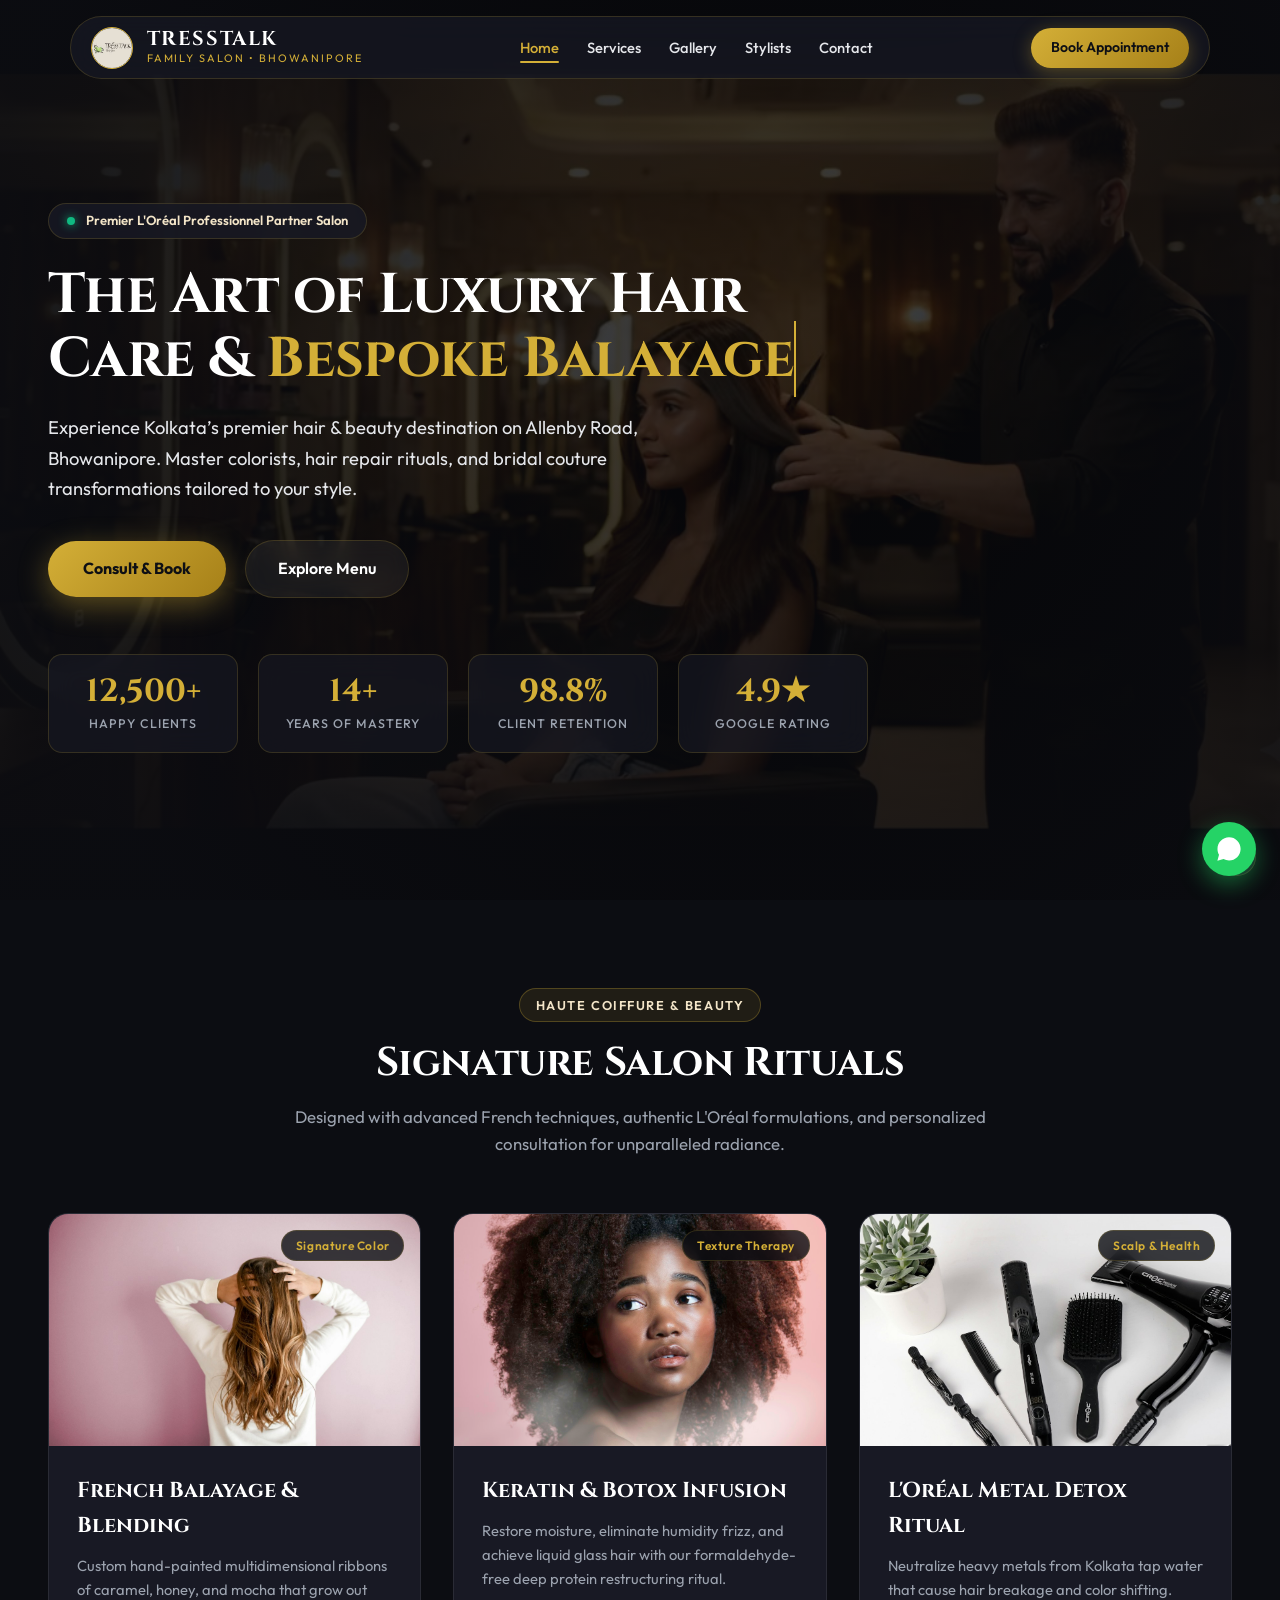
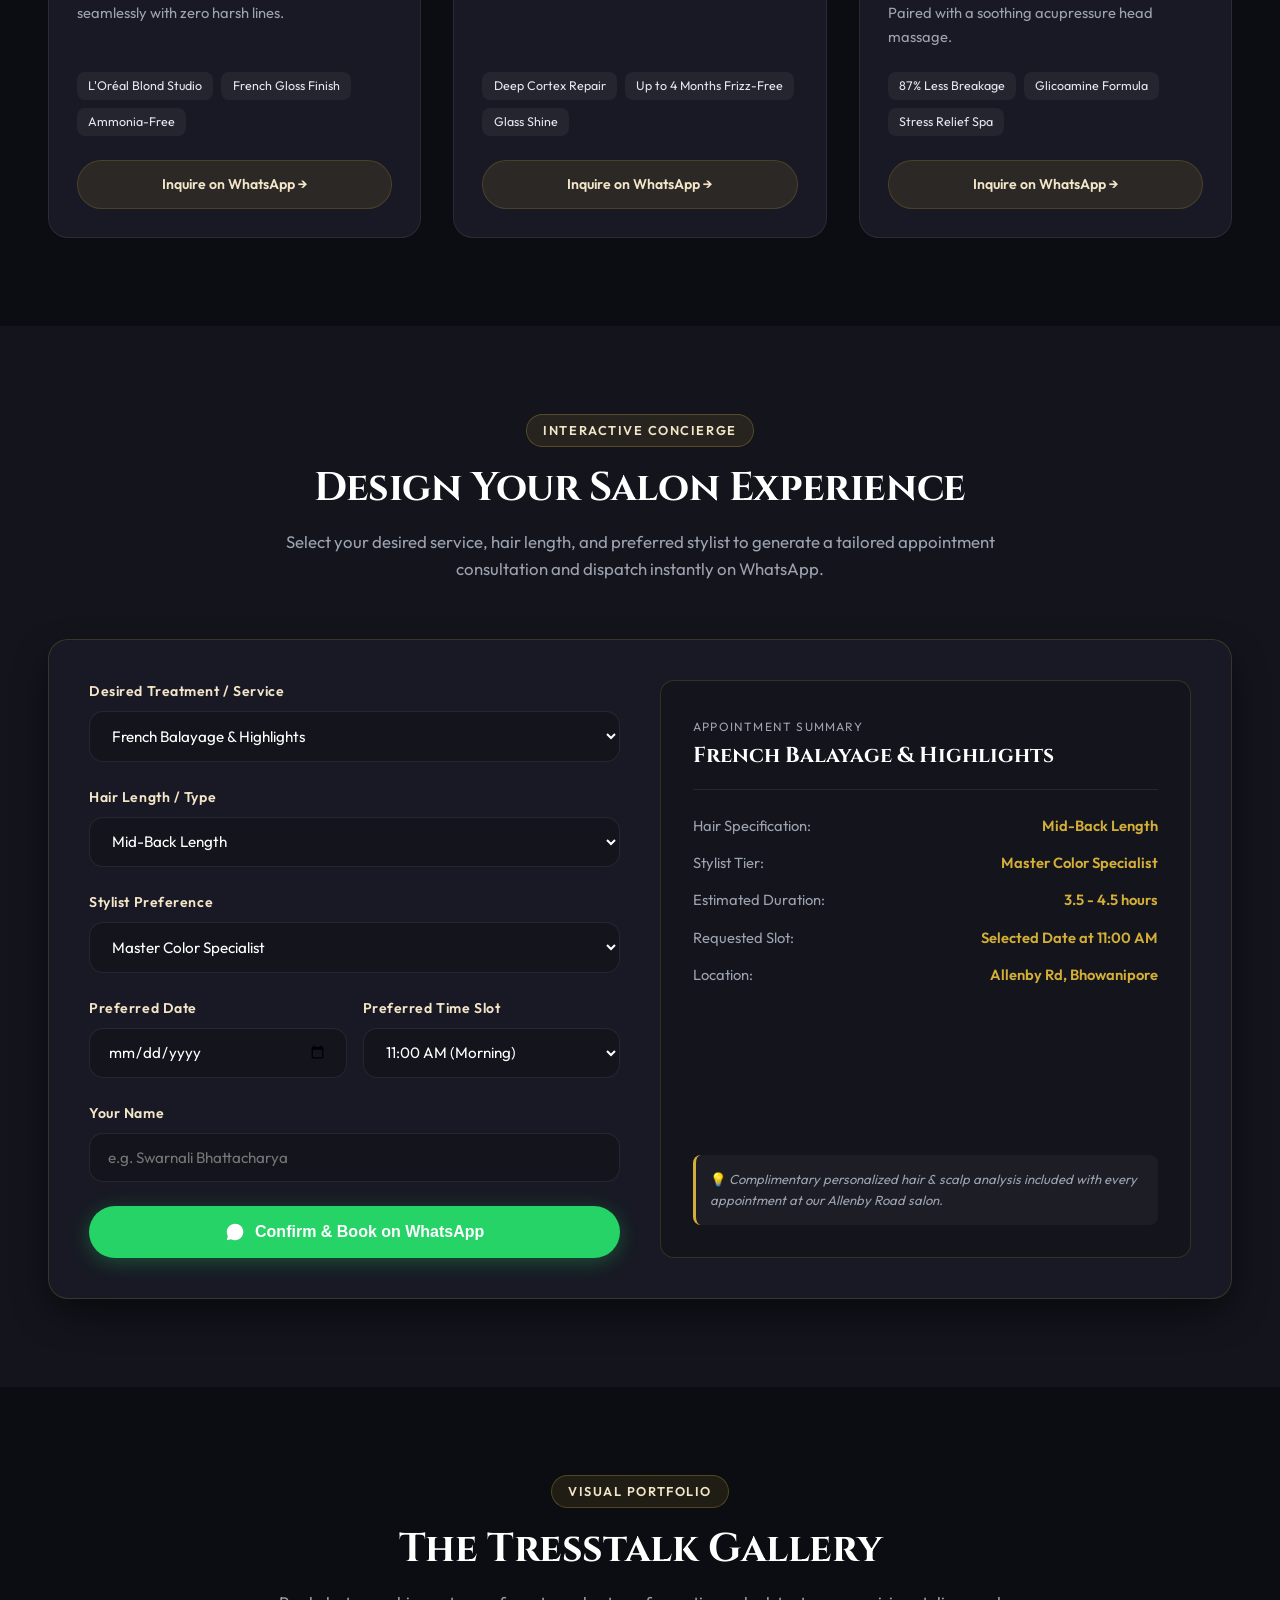
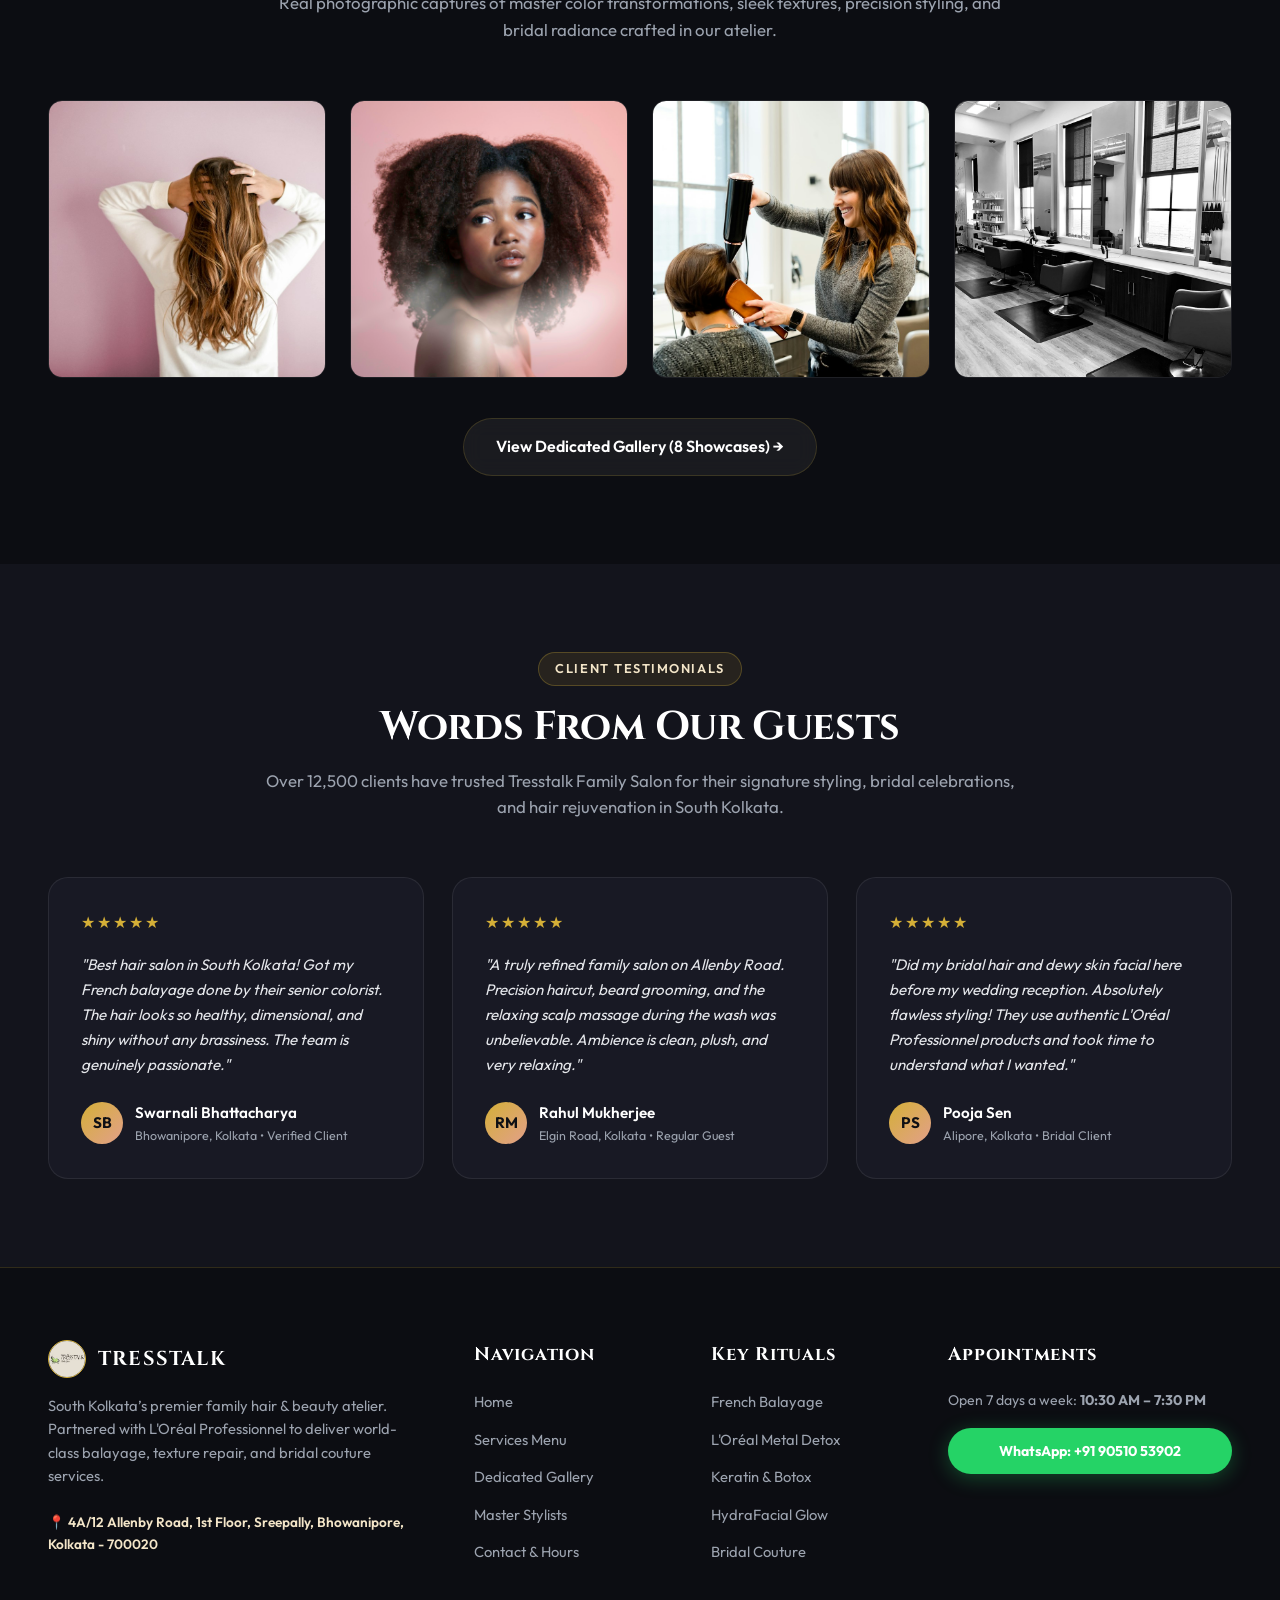
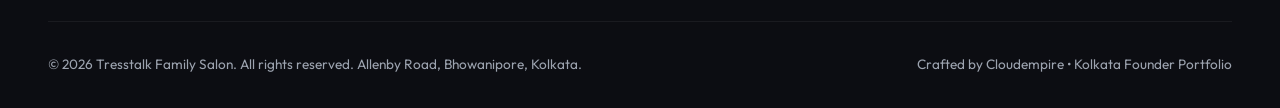
<file: index.html>
<!DOCTYPE html>
<html lang="en">
<head>
  <meta charset="UTF-8">
  <meta name="viewport" content="width=device-width, initial-scale=1.0">
  <title>Tresstalk Family Salon | Luxury Hair, Skin & Bridal Atelier | Allenby Road, Kolkata</title>
  <meta name="description" content="Tresstalk Family Salon on Allenby Road, Bhowanipore, Kolkata. Premier unisex salon specializing in French Balayage, L'Oréal Metal Detox, Keratin Botox, Bridal Styling & HydraFacials.">
  <link rel="icon" type="image/svg+xml" href="assets/images/favicon.svg">
  <link rel="icon" type="image/png" sizes="32x32" href="assets/images/favicon-32x32.png">
  <link rel="apple-touch-icon" href="assets/images/apple-touch-icon.png">
  <link rel="preconnect" href="https://fonts.googleapis.com">
  <link rel="preconnect" href="https://fonts.gstatic.com" crossorigin>
  <link href="https://fonts.googleapis.com/css2?family=Cinzel:wght@600;700;800&family=Outfit:wght@300;400;500;600;700&display=swap" rel="stylesheet">
  <link rel="stylesheet" href="css/style.css">
</head>
<body>

  <!-- Site Header & Floating Navigation -->
  <header class="site-header">
    <div class="container">
      <nav class="navbar">
        <a href="index.html" class="brand-link" aria-label="Tresstalk Family Salon Home">
          <img src="assets/images/logo.png" alt="Tresstalk Emblem" class="brand-emblem">
          <div class="brand-text">
            <span class="brand-name">TRESSTALK</span>
            <span class="brand-sub">Family Salon • Bhowanipore</span>
          </div>
        </a>

        <div class="nav-links">
          <a href="index.html" class="nav-link active">Home</a>
          <a href="services.html" class="nav-link">Services</a>
          <a href="gallery.html" class="nav-link">Gallery</a>
          <a href="team.html" class="nav-link">Stylists</a>
          <a href="contact.html" class="nav-link">Contact</a>
        </div>

        <div class="header-actions">
          <a href="#customizer" class="btn-cta-pill">Book Appointment</a>
          <button class="hamburger-btn" aria-label="Toggle navigation menu" aria-expanded="false">
            <svg width="22" height="22" viewBox="0 0 24 24" fill="none" stroke="currentColor" stroke-width="2.2" stroke-linecap="round"><line x1="3" y1="12" x2="21" y2="12"></line><line x1="3" y1="6" x2="21" y2="6"></line><line x1="3" y1="18" x2="21" y2="18"></line></svg>
          </button>
        </div>
      </nav>
    </div>
  </header>

  <!-- Mobile Drawer Navigation -->
  <div class="mobile-drawer">
    <div class="mobile-nav-links">
      <a href="index.html" class="mobile-nav-link active">Home <span>→</span></a>
      <a href="services.html" class="mobile-nav-link">Services <span>→</span></a>
      <a href="gallery.html" class="mobile-nav-link">Gallery <span>→</span></a>
      <a href="team.html" class="mobile-nav-link">Stylists <span>→</span></a>
      <a href="contact.html" class="mobile-nav-link">Contact <span>→</span></a>
    </div>
    <a href="https://wa.me/919051053902?text=Hello%20Tresstalk%20Family%20Salon!%20I%20would%20like%20to%20book%20an%20appointment." target="_blank" class="btn-form-submit" style="margin-top:auto;">
      Book on WhatsApp
    </a>
  </div>

  <!-- Hero Section with 16:9 Video & Compact Mobile Telemetry -->
  <section class="hero-section">
    <div class="hero-video-wrapper">
      <video class="hero-video" autoplay loop muted playsinline poster="assets/images/hero-poster.jpg">
        <source src="assets/videos/hero.mp4" type="video/mp4">
      </video>
      <div class="hero-overlay"></div>
      <button class="video-control-btn" aria-label="Pause Hero Video">
        <svg width="16" height="16" viewBox="0 0 24 24" fill="currentColor"><rect x="6" y="4" width="4" height="16"></rect><rect x="14" y="4" width="4" height="16"></rect></svg>
      </button>
    </div>

    <div class="container">
      <div class="hero-content glide-in">
        <div class="hero-badge">
          <span class="live-beacon"></span>
          <span>Premier L'Oréal Professionnel Partner Salon</span>
        </div>

        <h1 class="hero-title">
          The Art of Luxury Hair Care & <span class="dynamic-typewriter">Bespoke Balayage</span>
        </h1>

        <p class="hero-description">
          Experience Kolkata’s premier hair & beauty destination on Allenby Road, Bhowanipore. Master colorists, hair repair rituals, and bridal couture transformations tailored to your style.
        </p>

        <div class="hero-cta-group">
          <a href="#customizer" class="btn-hero-primary">Consult & Book</a>
          <a href="services.html" class="btn-hero-secondary">Explore Menu</a>
        </div>

        <!-- Telemetry Stats (Compact 2x2 grid fits above the fold on mobile) -->
        <div class="hero-telemetry-grid">
          <div class="hero-stat-card">
            <div class="hero-stat-number stat-counter" data-target="12500" data-suffix="+">0</div>
            <div class="hero-stat-label">Happy Clients</div>
          </div>
          <div class="hero-stat-card">
            <div class="hero-stat-number stat-counter" data-target="14" data-suffix="+">0</div>
            <div class="hero-stat-label">Years of Mastery</div>
          </div>
          <div class="hero-stat-card">
            <div class="hero-stat-number stat-counter" data-target="98.8" data-suffix="%">0</div>
            <div class="hero-stat-label">Client Retention</div>
          </div>
          <div class="hero-stat-card">
            <div class="hero-stat-number stat-counter" data-target="4.9" data-suffix="★">0</div>
            <div class="hero-stat-label">Google Rating</div>
          </div>
        </div>
      </div>
    </div>
  </section>

  <!-- Signature Offerings Section -->
  <section class="section">
    <div class="container">
      <div class="section-header glide-in">
        <span class="section-tag">Haute Coiffure & Beauty</span>
        <h2 class="section-title">Signature Salon Rituals</h2>
        <p class="section-subtitle">
          Designed with advanced French techniques, authentic L'Oréal formulations, and personalized consultation for unparalleled radiance.
        </p>
      </div>

      <div class="services-grid">
        <!-- Card 1: Balayage -->
        <article class="service-card glide-in">
          <div class="service-card-media">
            <img src="assets/images/master-balayage-caramel-hair.jpg" alt="Bespoke Balayage and French Blending" class="service-card-img">
            <span class="service-card-tag">Signature Color</span>
          </div>
          <div class="service-card-body">
            <h3 class="service-card-title">French Balayage & Blending</h3>
            <p class="service-card-desc">
              Custom hand-painted multidimensional ribbons of caramel, honey, and mocha that grow out seamlessly with zero harsh lines.
            </p>
            <div class="service-card-features">
              <span class="feature-pill">L'Oréal Blond Studio</span>
              <span class="feature-pill">French Gloss Finish</span>
              <span class="feature-pill">Ammonia-Free</span>
            </div>
            <a href="https://wa.me/919051053902?text=Hello%20Tresstalk!%20I%20am%20interested%20in%20booking%20a%20French%20Balayage%20consultation." target="_blank" class="btn-card-inquire">
              Inquire on WhatsApp →
            </a>
          </div>
        </article>

        <!-- Card 2: Keratin & Botox -->
        <article class="service-card glide-in">
          <div class="service-card-media">
            <img src="assets/images/keratin-botox-hair-treatment.jpg" alt="Keratin and Hair Botox Infusion" class="service-card-img">
            <span class="service-card-tag">Texture Therapy</span>
          </div>
          <div class="service-card-body">
            <h3 class="service-card-title">Keratin & Botox Infusion</h3>
            <p class="service-card-desc">
              Restore moisture, eliminate humidity frizz, and achieve liquid glass hair with our formaldehyde-free deep protein restructuring ritual.
            </p>
            <div class="service-card-features">
              <span class="feature-pill">Deep Cortex Repair</span>
              <span class="feature-pill">Up to 4 Months Frizz-Free</span>
              <span class="feature-pill">Glass Shine</span>
            </div>
            <a href="https://wa.me/919051053902?text=Hello%20Tresstalk!%20I%20would%20like%20to%20know%20more%20about%20your%20Keratin%20and%20Botox%20treatments." target="_blank" class="btn-card-inquire">
              Inquire on WhatsApp →
            </a>
          </div>
        </article>

        <!-- Card 3: Metal Detox & Spa -->
        <article class="service-card glide-in">
          <div class="service-card-media">
            <img src="assets/images/luxurious-hair-wash-spa.jpg" alt="L'Oreal Metal Detox and Scalp Spa" class="service-card-img">
            <span class="service-card-tag">Scalp & Health</span>
          </div>
          <div class="service-card-body">
            <h3 class="service-card-title">L'Oréal Metal Detox Ritual</h3>
            <p class="service-card-desc">
              Neutralize heavy metals from Kolkata tap water that cause hair breakage and color shifting. Paired with a soothing acupressure head massage.
            </p>
            <div class="service-card-features">
              <span class="feature-pill">87% Less Breakage</span>
              <span class="feature-pill">Glicoamine Formula</span>
              <span class="feature-pill">Stress Relief Spa</span>
            </div>
            <a href="https://wa.me/919051053902?text=Hello%20Tresstalk!%20I%20would%20like%20to%20book%20a%20Metal%20Detox%20Hair%20Spa." target="_blank" class="btn-card-inquire">
              Inquire on WhatsApp →
            </a>
          </div>
        </article>
      </div>
    </div>
  </section>

  <!-- Interactive Hair Consultation & Booking Selector -->
  <section class="section-alt" id="customizer">
    <div class="container">
      <div class="section-header glide-in">
        <span class="section-tag">Interactive Concierge</span>
        <h2 class="section-title">Design Your Salon Experience</h2>
        <p class="section-subtitle">
          Select your desired service, hair length, and preferred stylist to generate a tailored appointment consultation and dispatch instantly on WhatsApp.
        </p>
      </div>

      <div class="customizer-box glide-in">
        <div class="customizer-grid">
          <!-- Form Controls -->
          <form id="hair-consult-form" class="customizer-form">
            <div class="form-group">
              <label for="consult-category" class="form-label">Desired Treatment / Service</label>
              <select id="consult-category" class="form-select">
                <option value="French Balayage & Highlights">French Balayage & Highlights</option>
                <option value="Keratin & Botox Smoothing">Keratin & Botox Smoothing</option>
                <option value="L'Oréal Metal Detox Hair Spa">L'Oréal Metal Detox Hair Spa</option>
                <option value="Precision Cut & Blowout">Precision Cut & Blowout</option>
                <option value="HydraFacial Dewy Skin Glow">HydraFacial Dewy Skin Glow</option>
                <option value="Bridal & Groom Couture Styling">Bridal & Groom Couture Styling</option>
              </select>
            </div>

            <div class="form-group">
              <label for="consult-length" class="form-label">Hair Length / Type</label>
              <select id="consult-length" class="form-select">
                <option value="Short / Bob Cut">Short / Bob Cut</option>
                <option value="Shoulder Length">Shoulder Length</option>
                <option value="Mid-Back Length" selected>Mid-Back Length</option>
                <option value="Waist / Extra Long">Waist / Extra Long</option>
              </select>
            </div>

            <div class="form-group">
              <label for="consult-stylist" class="form-label">Stylist Preference</label>
              <select id="consult-stylist" class="form-select">
                <option value="Master Color Specialist">Master Color Specialist</option>
                <option value="Creative Director">Creative Director</option>
                <option value="Senior Hair Stylist">Senior Hair Stylist</option>
                <option value="Skin Aesthetician">Skin Aesthetician</option>
              </select>
            </div>

            <div style="display:grid;grid-template-columns:1fr 1fr;gap:1rem;">
              <div class="form-group">
                <label for="consult-date" class="form-label">Preferred Date</label>
                <input type="date" id="consult-date" class="form-input">
              </div>
              <div class="form-group">
                <label for="consult-time" class="form-label">Preferred Time Slot</label>
                <select id="consult-time" class="form-select">
                  <option value="11:00 AM">11:00 AM (Morning)</option>
                  <option value="01:30 PM">01:30 PM (Afternoon)</option>
                  <option value="04:00 PM">04:00 PM (Late Afternoon)</option>
                  <option value="06:00 PM">06:00 PM (Evening)</option>
                </select>
              </div>
            </div>

            <div class="form-group">
              <label for="client-name" class="form-label">Your Name</label>
              <input type="text" id="client-name" class="form-input" placeholder="e.g. Swarnali Bhattacharya" required>
            </div>

            <button type="submit" class="btn-form-submit">
              <svg width="20" height="20" viewBox="0 0 24 24" fill="currentColor"><path d="M12.04 2c-5.46 0-9.91 4.45-9.91 9.91 0 1.75.46 3.45 1.32 4.95L2.05 22l5.25-1.38c1.45.79 3.08 1.21 4.74 1.21 5.46 0 9.91-4.45 9.91-9.91 0-2.65-1.03-5.14-2.9-7.01A9.816 9.816 0 0 0 12.04 2z"/></svg>
              Confirm & Book on WhatsApp
            </button>
          </form>

          <!-- Live Consultation Preview -->
          <div class="customizer-preview-card">
            <div>
              <div class="preview-header">
                <span class="spec-key" style="text-transform:uppercase;font-size:0.75rem;letter-spacing:0.1em;">Appointment Summary</span>
                <h3 class="preview-title" id="preview-service">French Balayage & Highlights</h3>
              </div>

              <div class="preview-spec-list">
                <div class="preview-spec-item">
                  <span class="spec-key">Hair Specification:</span>
                  <span class="spec-val" id="preview-length">Mid-Back Length</span>
                </div>
                <div class="preview-spec-item">
                  <span class="spec-key">Stylist Tier:</span>
                  <span class="spec-val" id="preview-stylist">Master Color Specialist</span>
                </div>
                <div class="preview-spec-item">
                  <span class="spec-key">Estimated Duration:</span>
                  <span class="spec-val" id="preview-duration">3.5 - 4.5 hours</span>
                </div>
                <div class="preview-spec-item">
                  <span class="spec-key">Requested Slot:</span>
                  <span class="spec-val" id="preview-slot">Selected Date at 11:00 AM</span>
                </div>
                <div class="preview-spec-item">
                  <span class="spec-key">Location:</span>
                  <span class="spec-val">Allenby Rd, Bhowanipore</span>
                </div>
              </div>
            </div>

            <div style="background:rgba(255,255,255,0.04);border-radius:var(--radius-sm);padding:0.85rem;border-left:3px solid var(--accent-gold);">
              <p style="font-size:0.82rem;color:var(--text-muted);margin:0;">
                💡 <em>Complimentary personalized hair & scalp analysis included with every appointment at our Allenby Road salon.</em>
              </p>
            </div>
          </div>
        </div>
      </div>
    </div>
  </section>

  <!-- Showcase Gallery Preview -->
  <section class="section">
    <div class="container">
      <div class="section-header glide-in">
        <span class="section-tag">Visual Portfolio</span>
        <h2 class="section-title">The Tresstalk Gallery</h2>
        <p class="section-subtitle">
          Real photographic captures of master color transformations, sleek textures, precision styling, and bridal radiance crafted in our atelier.
        </p>
      </div>

      <div class="gallery-grid">
        <div class="gallery-card glide-in">
          <img src="assets/images/master-balayage-caramel-hair.jpg" alt="Caramel Balayage Waves" class="gallery-img">
          <div class="gallery-overlay">
            <span class="gallery-cat">Hair Color</span>
            <h4 class="gallery-title">Caramel Balayage Finish</h4>
          </div>
        </div>

        <div class="gallery-card glide-in">
          <img src="assets/images/keratin-botox-hair-treatment.jpg" alt="Sleek Glass Hair Keratin" class="gallery-img">
          <div class="gallery-overlay">
            <span class="gallery-cat">Texture</span>
            <h4 class="gallery-title">Glass Hair Botox Infusion</h4>
          </div>
        </div>

        <div class="gallery-card glide-in">
          <img src="assets/images/precision-haircut-styling.jpg" alt="Precision Styling Shears" class="gallery-img">
          <div class="gallery-overlay">
            <span class="gallery-cat">Styling</span>
            <h4 class="gallery-title">Custom Precision Cut</h4>
          </div>
        </div>

        <div class="gallery-card glide-in">
          <img src="assets/images/luxury-salon-interior-stations.jpg" alt="Tresstalk Salon Interior" class="gallery-img">
          <div class="gallery-overlay">
            <span class="gallery-cat">Atelier</span>
            <h4 class="gallery-title">Allenby Road Salon Studio</h4>
          </div>
        </div>
      </div>

      <div style="text-align:center;margin-top:2.5rem;" class="glide-in">
        <a href="gallery.html" class="btn-hero-secondary">View Dedicated Gallery (8 Showcases) →</a>
      </div>
    </div>
  </section>

  <!-- Authentic Client Reviews Bento -->
  <section class="section-alt">
    <div class="container">
      <div class="section-header glide-in">
        <span class="section-tag">Client Testimonials</span>
        <h2 class="section-title">Words From Our Guests</h2>
        <p class="section-subtitle">
          Over 12,500 clients have trusted Tresstalk Family Salon for their signature styling, bridal celebrations, and hair rejuvenation in South Kolkata.
        </p>
      </div>

      <div class="reviews-grid">
        <div class="review-card glide-in">
          <div>
            <div class="review-stars">★★★★★</div>
            <p class="review-text">
              "Best hair salon in South Kolkata! Got my French balayage done by their senior colorist. The hair looks so healthy, dimensional, and shiny without any brassiness. The team is genuinely passionate."
            </p>
          </div>
          <div class="review-author">
            <div class="author-avatar">SB</div>
            <div class="author-info">
              <h4>Swarnali Bhattacharya</h4>
              <p>Bhowanipore, Kolkata • Verified Client</p>
            </div>
          </div>
        </div>

        <div class="review-card glide-in">
          <div>
            <div class="review-stars">★★★★★</div>
            <p class="review-text">
              "A truly refined family salon on Allenby Road. Precision haircut, beard grooming, and the relaxing scalp massage during the wash was unbelievable. Ambience is clean, plush, and very relaxing."
            </p>
          </div>
          <div class="review-author">
            <div class="author-avatar">RM</div>
            <div class="author-info">
              <h4>Rahul Mukherjee</h4>
              <p>Elgin Road, Kolkata • Regular Guest</p>
            </div>
          </div>
        </div>

        <div class="review-card glide-in">
          <div>
            <div class="review-stars">★★★★★</div>
            <p class="review-text">
              "Did my bridal hair and dewy skin facial here before my wedding reception. Absolutely flawless styling! They use authentic L'Oréal Professionnel products and took time to understand what I wanted."
            </p>
          </div>
          <div class="review-author">
            <div class="author-avatar">PS</div>
            <div class="author-info">
              <h4>Pooja Sen</h4>
              <p>Alipore, Kolkata • Bridal Client</p>
            </div>
          </div>
        </div>
      </div>
    </div>
  </section>

  <!-- Site Footer -->
  <footer class="site-footer">
    <div class="container">
      <div class="footer-grid">
        <div class="footer-col">
          <div style="display:flex;align-items:center;gap:0.75rem;margin-bottom:1rem;">
            <img src="assets/images/logo.png" alt="Tresstalk" style="width:38px;height:38px;border-radius:50%;border:1px solid var(--accent-gold);">
            <span style="font-family:var(--font-serif);font-size:1.25rem;font-weight:700;letter-spacing:0.06em;color:#FFF;">TRESSTALK</span>
          </div>
          <p style="color:var(--text-muted);font-size:0.92rem;line-height:1.6;margin-bottom:1.5rem;">
            South Kolkata’s premier family hair & beauty atelier. Partnered with L'Oréal Professionnel to deliver world-class balayage, texture repair, and bridal couture services.
          </p>
          <p style="color:var(--accent-gold-light);font-size:0.85rem;font-weight:600;">
            📍 4A/12 Allenby Road, 1st Floor, Sreepally, Bhowanipore, Kolkata - 700020
          </p>
        </div>

        <div class="footer-col">
          <h4>Navigation</h4>
          <ul class="footer-links">
            <li><a href="index.html" class="footer-link">Home</a></li>
            <li><a href="services.html" class="footer-link">Services Menu</a></li>
            <li><a href="gallery.html" class="footer-link">Dedicated Gallery</a></li>
            <li><a href="team.html" class="footer-link">Master Stylists</a></li>
            <li><a href="contact.html" class="footer-link">Contact & Hours</a></li>
          </ul>
        </div>

        <div class="footer-col">
          <h4>Key Rituals</h4>
          <ul class="footer-links">
            <li><a href="services.html" class="footer-link">French Balayage</a></li>
            <li><a href="services.html" class="footer-link">L'Oréal Metal Detox</a></li>
            <li><a href="services.html" class="footer-link">Keratin & Botox</a></li>
            <li><a href="services.html" class="footer-link">HydraFacial Glow</a></li>
            <li><a href="services.html" class="footer-link">Bridal Couture</a></li>
          </ul>
        </div>

        <div class="footer-col">
          <h4>Appointments</h4>
          <p style="color:var(--text-muted);font-size:0.88rem;margin-bottom:1rem;">
            Open 7 days a week: <strong>10:30 AM – 7:30 PM</strong>
          </p>
          <a href="https://wa.me/919051053902?text=Hello%20Tresstalk!%20I%20would%20like%20to%20book%20an%20appointment." target="_blank" class="btn-form-submit" style="padding:0.75rem 1rem;font-size:0.88rem;">
            WhatsApp: +91 90510 53902
          </a>
        </div>
      </div>

      <div class="footer-bottom">
        <span>© 2026 Tresstalk Family Salon. All rights reserved. Allenby Road, Bhowanipore, Kolkata.</span>
        <span>Crafted by Cloudempire • Kolkata Founder Portfolio</span>
      </div>
    </div>
  </footer>

  <!-- Floating WhatsApp Action (54px circular) -->
  <a href="https://wa.me/919051053902?text=Hello%20Tresstalk%20Family%20Salon!%20I%20would%20like%20to%20inquire%20about%20your%20services." target="_blank" class="floating-wa-btn" aria-label="Chat on WhatsApp">
    <svg width="28" height="28" viewBox="0 0 24 24" fill="currentColor"><path d="M12.04 2c-5.46 0-9.91 4.45-9.91 9.91 0 1.75.46 3.45 1.32 4.95L2.05 22l5.25-1.38c1.45.79 3.08 1.21 4.74 1.21 5.46 0 9.91-4.45 9.91-9.91 0-2.65-1.03-5.14-2.9-7.01A9.816 9.816 0 0 0 12.04 2z"/></svg>
  </a>

  <script src="js/main.js"></script>
</body>
</html>
</file>
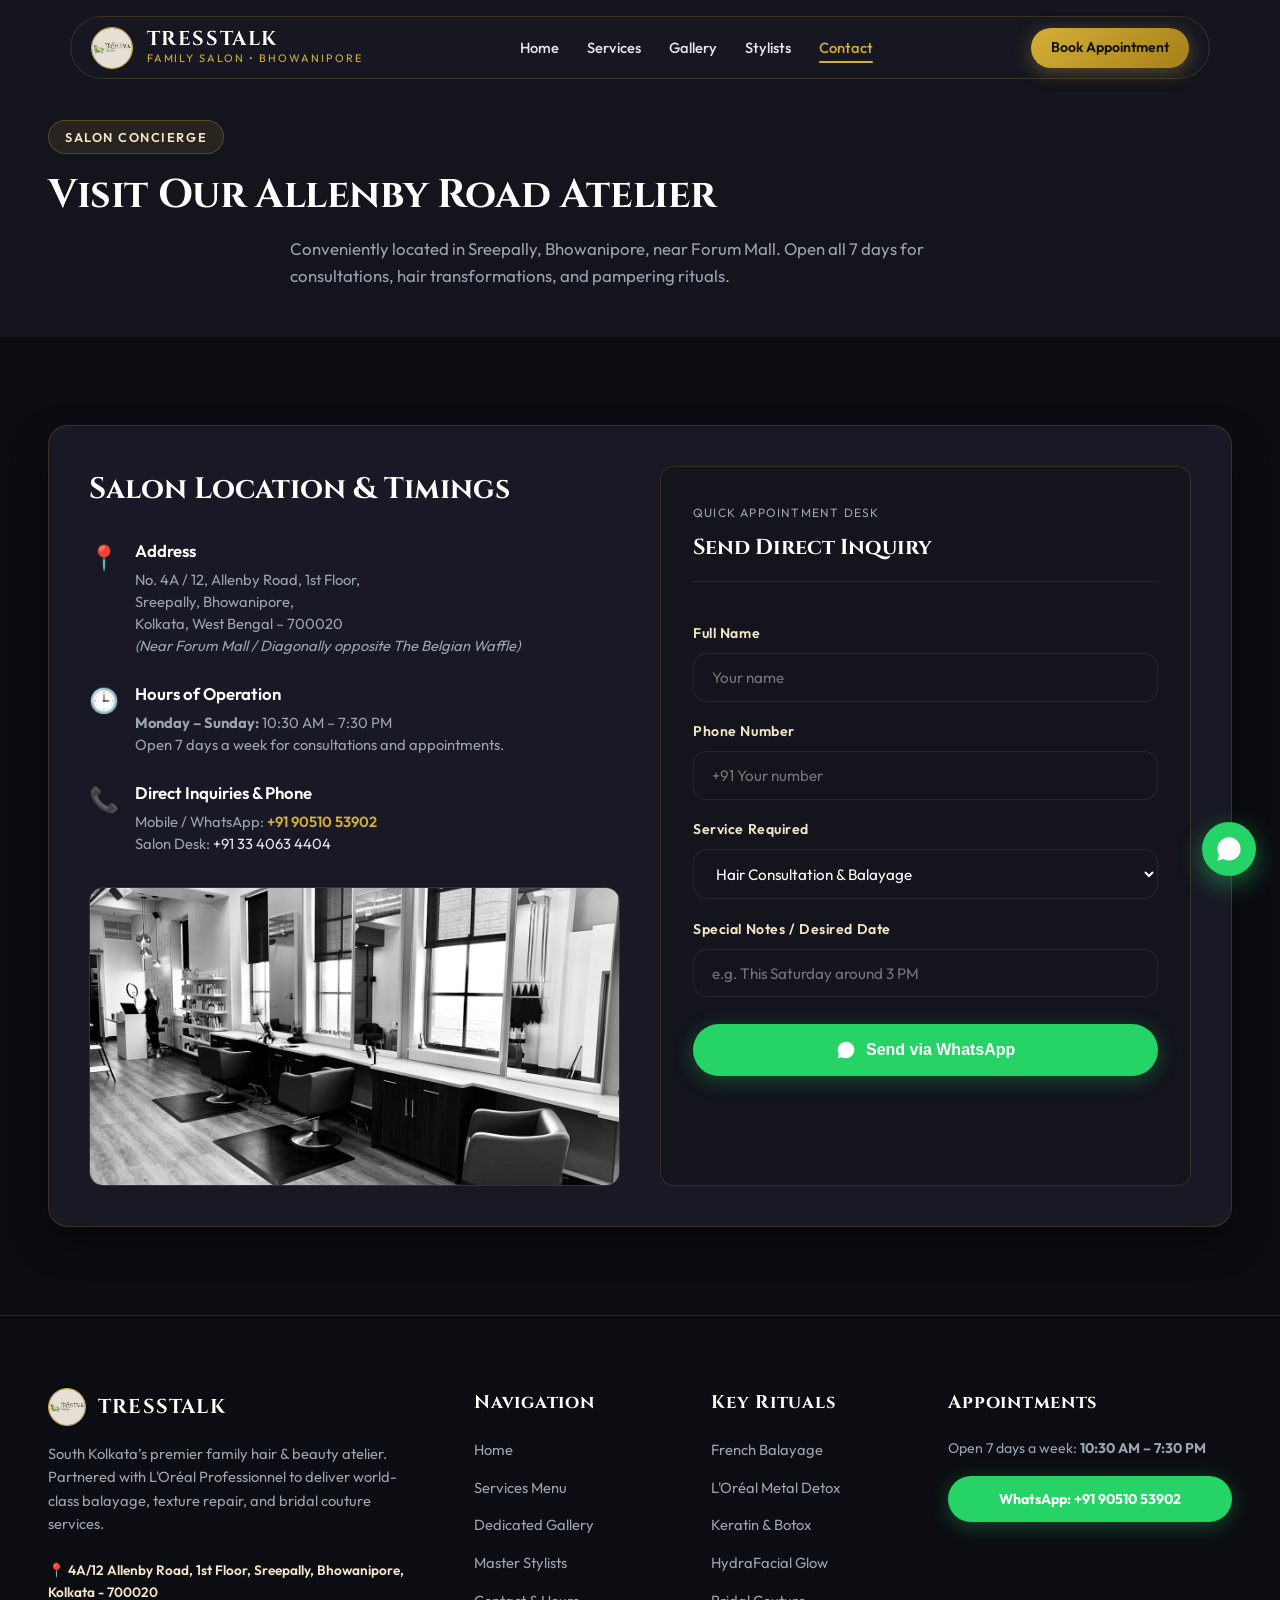
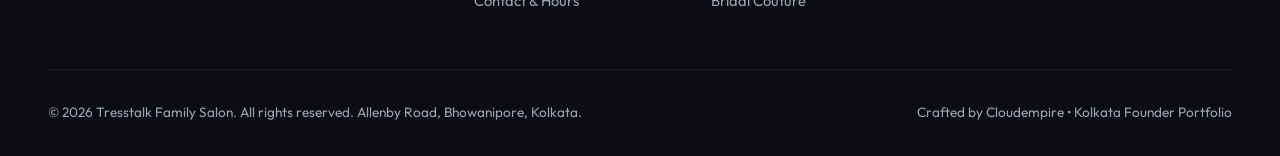
<file: contact.html>
<!DOCTYPE html>
<html lang="en">
<head>
  <meta charset="UTF-8">
  <meta name="viewport" content="width=device-width, initial-scale=1.0">
  <title>Contact & Location | Tresstalk Family Salon | Allenby Road, Kolkata</title>
  <meta name="description" content="Visit Tresstalk Family Salon at 4A/12 Allenby Road, 1st Floor, Bhowanipore, Kolkata. Call +91 90510 53902 or book directly via WhatsApp. Open all 7 days.">
  <link rel="icon" type="image/svg+xml" href="assets/images/favicon.svg">
  <link rel="icon" type="image/png" sizes="32x32" href="assets/images/favicon-32x32.png">
  <link rel="apple-touch-icon" href="assets/images/apple-touch-icon.png">
  <link rel="preconnect" href="https://fonts.googleapis.com">
  <link rel="preconnect" href="https://fonts.gstatic.com" crossorigin>
  <link href="https://fonts.googleapis.com/css2?family=Cinzel:wght@600;700;800&family=Outfit:wght@300;400;500;600;700&display=swap" rel="stylesheet">
  <link rel="stylesheet" href="css/style.css">
</head>
<body>

  <!-- Site Header -->
  <header class="site-header">
    <div class="container">
      <nav class="navbar">
        <a href="index.html" class="brand-link" aria-label="Tresstalk Family Salon Home">
          <img src="assets/images/logo.png" alt="Tresstalk Emblem" class="brand-emblem">
          <div class="brand-text">
            <span class="brand-name">TRESSTALK</span>
            <span class="brand-sub">Family Salon • Bhowanipore</span>
          </div>
        </a>

        <div class="nav-links">
          <a href="index.html" class="nav-link">Home</a>
          <a href="services.html" class="nav-link">Services</a>
          <a href="gallery.html" class="nav-link">Gallery</a>
          <a href="team.html" class="nav-link">Stylists</a>
          <a href="contact.html" class="nav-link active">Contact</a>
        </div>

        <div class="header-actions">
          <a href="index.html#customizer" class="btn-cta-pill">Book Appointment</a>
          <button class="hamburger-btn" aria-label="Toggle navigation menu" aria-expanded="false">
            <svg width="22" height="22" viewBox="0 0 24 24" fill="none" stroke="currentColor" stroke-width="2.2" stroke-linecap="round"><line x1="3" y1="12" x2="21" y2="12"></line><line x1="3" y1="6" x2="21" y2="6"></line><line x1="3" y1="18" x2="21" y2="18"></line></svg>
          </button>
        </div>
      </nav>
    </div>
  </header>

  <!-- Mobile Drawer -->
  <div class="mobile-drawer">
    <div class="mobile-nav-links">
      <a href="index.html" class="mobile-nav-link">Home <span>→</span></a>
      <a href="services.html" class="mobile-nav-link">Services <span>→</span></a>
      <a href="gallery.html" class="mobile-nav-link">Gallery <span>→</span></a>
      <a href="team.html" class="mobile-nav-link">Stylists <span>→</span></a>
      <a href="contact.html" class="mobile-nav-link active">Contact <span>→</span></a>
    </div>
    <a href="https://wa.me/919051053902?text=Hello%20Tresstalk!%20I%20would%20like%20to%20book%20an%20appointment." target="_blank" class="btn-form-submit" style="margin-top:auto;">
      Book on WhatsApp
    </a>
  </div>

  <!-- Page Banner -->
  <section class="section" style="padding-top:7.5rem;padding-bottom:3rem;background:var(--bg-secondary);">
    <div class="container text-center">
      <div class="glide-in">
        <span class="section-tag">Salon Concierge</span>
        <h1 class="section-title">Visit Our Allenby Road Atelier</h1>
        <p class="section-subtitle" style="margin:0 auto;max-width:700px;">
          Conveniently located in Sreepally, Bhowanipore, near Forum Mall. Open all 7 days for consultations, hair transformations, and pampering rituals.
        </p>
      </div>
    </div>
  </section>

  <!-- Contact Grid -->
  <section class="section">
    <div class="container">
      <div class="customizer-box glide-in">
        <div class="customizer-grid">
          <!-- Contact Details Card -->
          <div style="display:flex;flex-direction:column;justify-content:space-between;">
            <div>
              <h2 style="font-family:var(--font-serif);font-size:1.85rem;color:#FFF;margin-bottom:1.5rem;">Salon Location & Timings</h2>
              
              <div style="display:flex;flex-direction:column;gap:1.5rem;margin-bottom:2rem;">
                <div style="display:flex;gap:1rem;align-items:flex-start;">
                  <span style="font-size:1.5rem;color:var(--accent-gold);">📍</span>
                  <div>
                    <h4 style="color:#FFF;font-size:1.05rem;font-weight:600;margin-bottom:0.25rem;">Address</h4>
                    <p style="color:var(--text-muted);font-size:0.92rem;line-height:1.5;">
                      No. 4A / 12, Allenby Road, 1st Floor,<br>
                      Sreepally, Bhowanipore,<br>
                      Kolkata, West Bengal – 700020<br>
                      <em>(Near Forum Mall / Diagonally opposite The Belgian Waffle)</em>
                    </p>
                  </div>
                </div>

                <div style="display:flex;gap:1rem;align-items:flex-start;">
                  <span style="font-size:1.5rem;color:var(--accent-gold);">🕒</span>
                  <div>
                    <h4 style="color:#FFF;font-size:1.05rem;font-weight:600;margin-bottom:0.25rem;">Hours of Operation</h4>
                    <p style="color:var(--text-muted);font-size:0.92rem;line-height:1.5;">
                      <strong>Monday – Sunday:</strong> 10:30 AM – 7:30 PM<br>
                      Open 7 days a week for consultations and appointments.
                    </p>
                  </div>
                </div>

                <div style="display:flex;gap:1rem;align-items:flex-start;">
                  <span style="font-size:1.5rem;color:var(--accent-gold);">📞</span>
                  <div>
                    <h4 style="color:#FFF;font-size:1.05rem;font-weight:600;margin-bottom:0.25rem;">Direct Inquiries & Phone</h4>
                    <p style="color:var(--text-muted);font-size:0.92rem;line-height:1.5;">
                      Mobile / WhatsApp: <a href="tel:+919051053902" style="color:var(--accent-gold);font-weight:600;">+91 90510 53902</a><br>
                      Salon Desk: <a href="tel:+913340634404" style="color:var(--text-secondary);">+91 33 4063 4404</a>
                    </p>
                  </div>
                </div>
              </div>
            </div>

            <!-- Salon Interior Image Preview -->
            <div style="border-radius:var(--radius-md);overflow:hidden;border:1px solid var(--border-subtle);aspect-ratio:16/9;">
              <img src="assets/images/luxury-salon-interior-stations.jpg" alt="Tresstalk Salon Interior" style="width:100%;height:100%;object-fit:cover;">
            </div>
          </div>

          <!-- Quick WhatsApp Booking Form -->
          <div class="customizer-preview-card" style="justify-content:flex-start;">
            <div class="preview-header">
              <span class="spec-key" style="text-transform:uppercase;font-size:0.75rem;letter-spacing:0.1em;">Quick Appointment Desk</span>
              <h3 class="preview-title" style="margin-top:0.35rem;">Send Direct Inquiry</h3>
            </div>

            <form id="contact-booking-form" style="display:flex;flex-direction:column;gap:1.15rem;margin-top:1rem;">
              <div>
                <label class="form-label">Full Name</label>
                <input type="text" id="contact-name" class="form-input" placeholder="Your name" required>
              </div>

              <div>
                <label class="form-label">Phone Number</label>
                <input type="tel" id="contact-phone" class="form-input" placeholder="+91 Your number" required>
              </div>

              <div>
                <label class="form-label">Service Required</label>
                <select id="contact-service" class="form-select">
                  <option value="Hair Consultation & Balayage">Hair Consultation & Balayage</option>
                  <option value="Keratin / Botox Restructuring">Keratin / Botox Restructuring</option>
                  <option value="Precision Haircut & Styling">Precision Haircut & Styling</option>
                  <option value="Metal Detox Hair Spa">Metal Detox Hair Spa</option>
                  <option value="Dewy HydraFacial">Dewy HydraFacial</option>
                  <option value="Bridal Couture Package">Bridal Couture Package</option>
                </select>
              </div>

              <div>
                <label class="form-label">Special Notes / Desired Date</label>
                <input type="text" id="contact-notes" class="form-input" placeholder="e.g. This Saturday around 3 PM">
              </div>

              <button type="submit" class="btn-form-submit" style="margin-top:0.5rem;">
                <svg width="20" height="20" viewBox="0 0 24 24" fill="currentColor"><path d="M12.04 2c-5.46 0-9.91 4.45-9.91 9.91 0 1.75.46 3.45 1.32 4.95L2.05 22l5.25-1.38c1.45.79 3.08 1.21 4.74 1.21 5.46 0 9.91-4.45 9.91-9.91 0-2.65-1.03-5.14-2.9-7.01A9.816 9.816 0 0 0 12.04 2z"/></svg>
                Send via WhatsApp
              </button>
            </form>

            <script>
              document.getElementById('contact-booking-form')?.addEventListener('submit', (e) => {
                e.preventDefault();
                const name = document.getElementById('contact-name').value;
                const phone = document.getElementById('contact-phone').value;
                const service = document.getElementById('contact-service').value;
                const notes = document.getElementById('contact-notes').value || 'Soonest available slot';

                const text = `Hello Tresstalk Family Salon! 👋\n\nI would like to book a salon appointment:\n• Name: ${name}\n• Phone: ${phone}\n• Service: ${service}\n• Date / Notes: ${notes}\n\nPlease confirm availability at your Allenby Road salon. Thank you!`;
                window.open(`https://wa.me/919051053902?text=${encodeURIComponent(text)}`, '_blank');
              });
            </script>
          </div>
        </div>
      </div>
    </div>
  </section>

  <!-- Site Footer -->
  <footer class="site-footer">
    <div class="container">
      <div class="footer-grid">
        <div class="footer-col">
          <div style="display:flex;align-items:center;gap:0.75rem;margin-bottom:1rem;">
            <img src="assets/images/logo.png" alt="Tresstalk" style="width:38px;height:38px;border-radius:50%;border:1px solid var(--accent-gold);">
            <span style="font-family:var(--font-serif);font-size:1.25rem;font-weight:700;letter-spacing:0.06em;color:#FFF;">TRESSTALK</span>
          </div>
          <p style="color:var(--text-muted);font-size:0.92rem;line-height:1.6;margin-bottom:1.5rem;">
            South Kolkata’s premier family hair & beauty atelier. Partnered with L'Oréal Professionnel to deliver world-class balayage, texture repair, and bridal couture services.
          </p>
          <p style="color:var(--accent-gold-light);font-size:0.85rem;font-weight:600;">
            📍 4A/12 Allenby Road, 1st Floor, Sreepally, Bhowanipore, Kolkata - 700020
          </p>
        </div>

        <div class="footer-col">
          <h4>Navigation</h4>
          <ul class="footer-links">
            <li><a href="index.html" class="footer-link">Home</a></li>
            <li><a href="services.html" class="footer-link">Services Menu</a></li>
            <li><a href="gallery.html" class="footer-link">Dedicated Gallery</a></li>
            <li><a href="team.html" class="footer-link">Master Stylists</a></li>
            <li><a href="contact.html" class="footer-link">Contact & Hours</a></li>
          </ul>
        </div>

        <div class="footer-col">
          <h4>Key Rituals</h4>
          <ul class="footer-links">
            <li><a href="services.html" class="footer-link">French Balayage</a></li>
            <li><a href="services.html" class="footer-link">L'Oréal Metal Detox</a></li>
            <li><a href="services.html" class="footer-link">Keratin & Botox</a></li>
            <li><a href="services.html" class="footer-link">HydraFacial Glow</a></li>
            <li><a href="services.html" class="footer-link">Bridal Couture</a></li>
          </ul>
        </div>

        <div class="footer-col">
          <h4>Appointments</h4>
          <p style="color:var(--text-muted);font-size:0.88rem;margin-bottom:1rem;">
            Open 7 days a week: <strong>10:30 AM – 7:30 PM</strong>
          </p>
          <a href="https://wa.me/919051053902?text=Hello%20Tresstalk!%20I%20would%20like%20to%20book%20an%20appointment." target="_blank" class="btn-form-submit" style="padding:0.75rem 1rem;font-size:0.88rem;">
            WhatsApp: +91 90510 53902
          </a>
        </div>
      </div>

      <div class="footer-bottom">
        <span>© 2026 Tresstalk Family Salon. All rights reserved. Allenby Road, Bhowanipore, Kolkata.</span>
        <span>Crafted by Cloudempire • Kolkata Founder Portfolio</span>
      </div>
    </div>
  </footer>

  <!-- Floating WhatsApp Action (54px circular) -->
  <a href="https://wa.me/919051053902?text=Hello%20Tresstalk%20Family%20Salon!%20I%20would%20like%20to%20inquire%20about%20your%20services." target="_blank" class="floating-wa-btn" aria-label="Chat on WhatsApp">
    <svg width="28" height="28" viewBox="0 0 24 24" fill="currentColor"><path d="M12.04 2c-5.46 0-9.91 4.45-9.91 9.91 0 1.75.46 3.45 1.32 4.95L2.05 22l5.25-1.38c1.45.79 3.08 1.21 4.74 1.21 5.46 0 9.91-4.45 9.91-9.91 0-2.65-1.03-5.14-2.9-7.01A9.816 9.816 0 0 0 12.04 2z"/></svg>
  </a>

  <script src="js/main.js"></script>
</body>
</html>
</file>
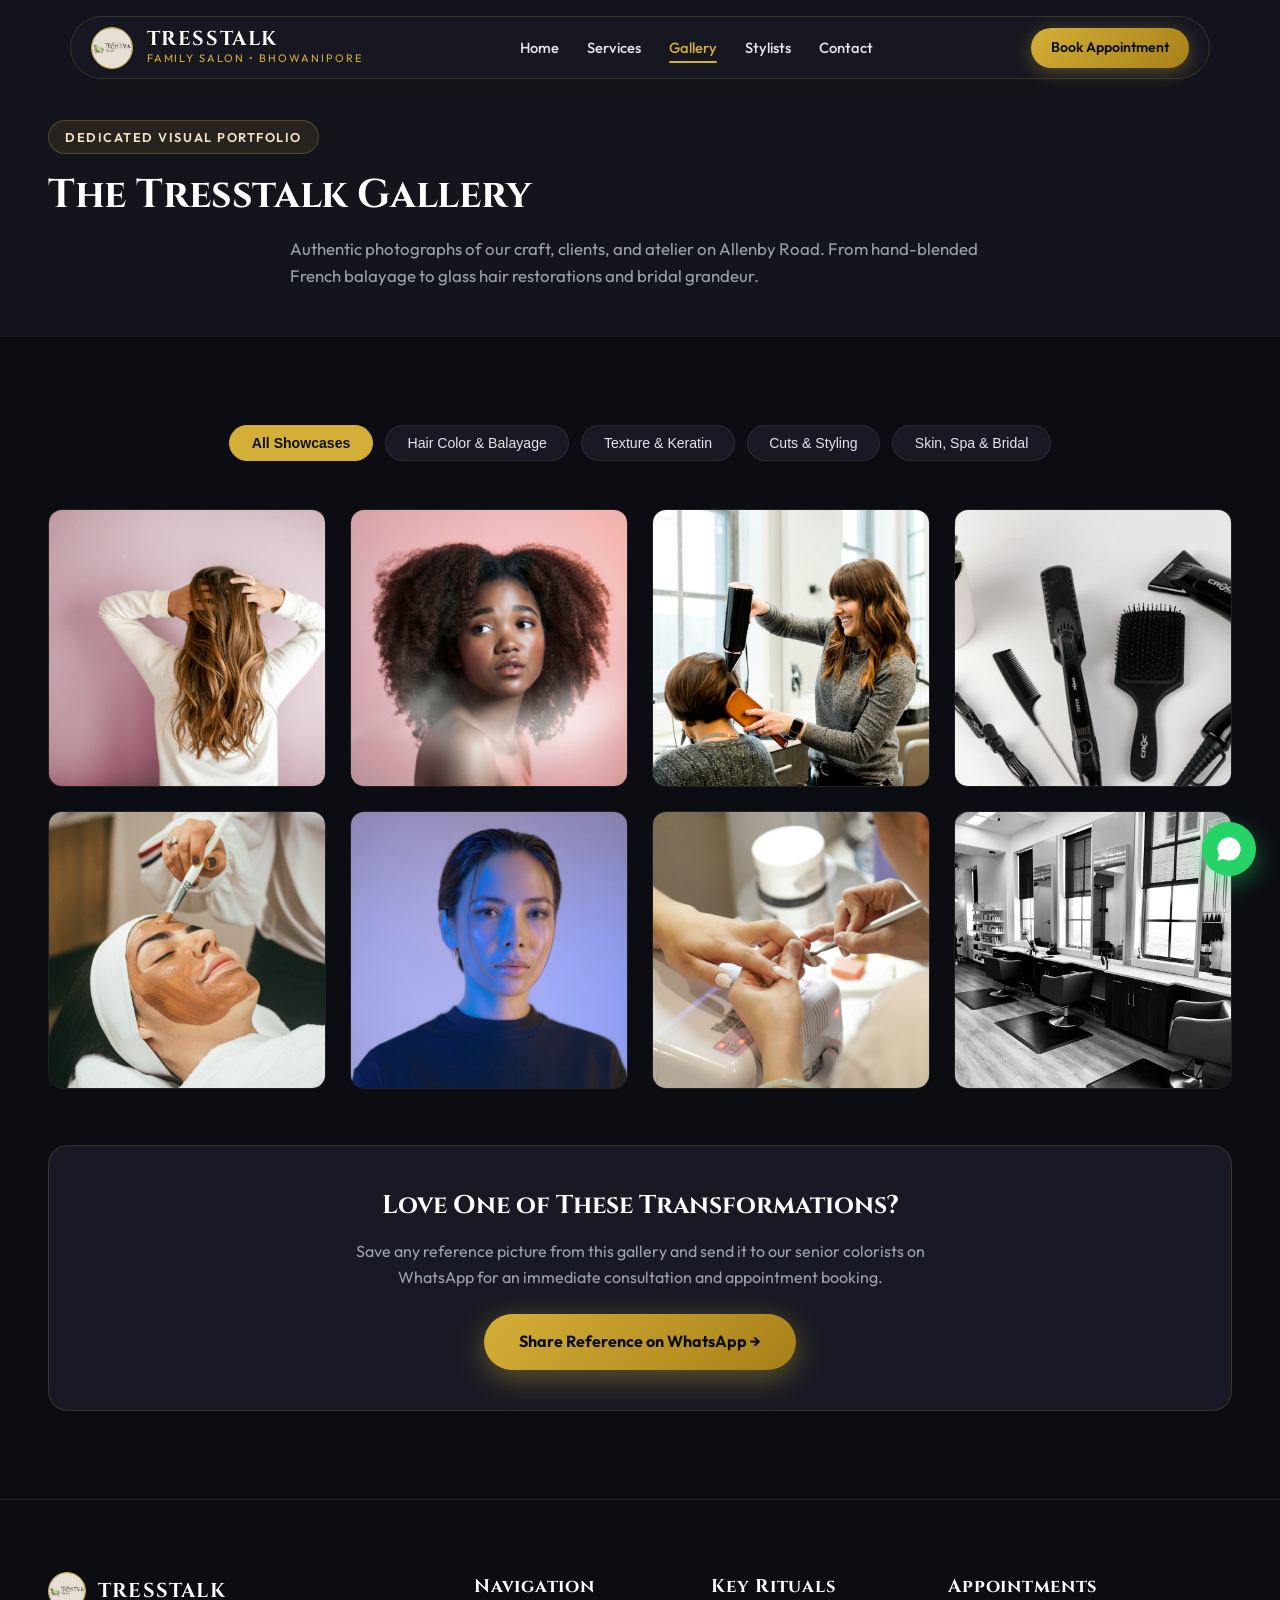
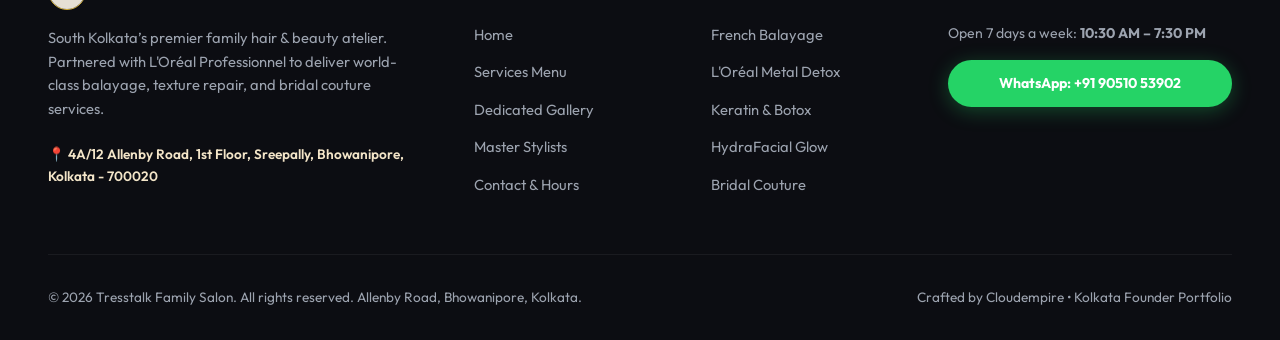
<file: gallery.html>
<!DOCTYPE html>
<html lang="en">
<head>
  <meta charset="UTF-8">
  <meta name="viewport" content="width=device-width, initial-scale=1.0">
  <title>Gallery & Portfolio | Tresstalk Family Salon | Allenby Road, Kolkata</title>
  <meta name="description" content="Explore real photographic transformations at Tresstalk Family Salon, Bhowanipore. French Balayage, Keratin hair treatments, precision cuts, and bridal hair styling.">
  <link rel="icon" type="image/svg+xml" href="assets/images/favicon.svg">
  <link rel="icon" type="image/png" sizes="32x32" href="assets/images/favicon-32x32.png">
  <link rel="apple-touch-icon" href="assets/images/apple-touch-icon.png">
  <link rel="preconnect" href="https://fonts.googleapis.com">
  <link rel="preconnect" href="https://fonts.gstatic.com" crossorigin>
  <link href="https://fonts.googleapis.com/css2?family=Cinzel:wght@600;700;800&family=Outfit:wght@300;400;500;600;700&display=swap" rel="stylesheet">
  <link rel="stylesheet" href="css/style.css">
</head>
<body>

  <!-- Site Header -->
  <header class="site-header">
    <div class="container">
      <nav class="navbar">
        <a href="index.html" class="brand-link" aria-label="Tresstalk Family Salon Home">
          <img src="assets/images/logo.png" alt="Tresstalk Emblem" class="brand-emblem">
          <div class="brand-text">
            <span class="brand-name">TRESSTALK</span>
            <span class="brand-sub">Family Salon • Bhowanipore</span>
          </div>
        </a>

        <div class="nav-links">
          <a href="index.html" class="nav-link">Home</a>
          <a href="services.html" class="nav-link">Services</a>
          <a href="gallery.html" class="nav-link active">Gallery</a>
          <a href="team.html" class="nav-link">Stylists</a>
          <a href="contact.html" class="nav-link">Contact</a>
        </div>

        <div class="header-actions">
          <a href="index.html#customizer" class="btn-cta-pill">Book Appointment</a>
          <button class="hamburger-btn" aria-label="Toggle navigation menu" aria-expanded="false">
            <svg width="22" height="22" viewBox="0 0 24 24" fill="none" stroke="currentColor" stroke-width="2.2" stroke-linecap="round"><line x1="3" y1="12" x2="21" y2="12"></line><line x1="3" y1="6" x2="21" y2="6"></line><line x1="3" y1="18" x2="21" y2="18"></line></svg>
          </button>
        </div>
      </nav>
    </div>
  </header>

  <!-- Mobile Drawer -->
  <div class="mobile-drawer">
    <div class="mobile-nav-links">
      <a href="index.html" class="mobile-nav-link">Home <span>→</span></a>
      <a href="services.html" class="mobile-nav-link">Services <span>→</span></a>
      <a href="gallery.html" class="mobile-nav-link active">Gallery <span>→</span></a>
      <a href="team.html" class="mobile-nav-link">Stylists <span>→</span></a>
      <a href="contact.html" class="mobile-nav-link">Contact <span>→</span></a>
    </div>
    <a href="https://wa.me/919051053902?text=Hello%20Tresstalk!%20I%20am%20browsing%20your%20Gallery%20and%20want%20to%20book." target="_blank" class="btn-form-submit" style="margin-top:auto;">
      Book on WhatsApp
    </a>
  </div>

  <!-- Page Banner -->
  <section class="section" style="padding-top:7.5rem;padding-bottom:3rem;background:var(--bg-secondary);">
    <div class="container text-center">
      <div class="glide-in">
        <span class="section-tag">Dedicated Visual Portfolio</span>
        <h1 class="section-title">The Tresstalk Gallery</h1>
        <p class="section-subtitle" style="margin:0 auto;max-width:700px;">
          Authentic photographs of our craft, clients, and atelier on Allenby Road. From hand-blended French balayage to glass hair restorations and bridal grandeur.
        </p>
      </div>
    </div>
  </section>

  <!-- Gallery Grid with Filter Rail -->
  <section class="section">
    <div class="container">
      <!-- Filter Rail -->
      <div class="gallery-filter-rail glide-in">
        <button class="gallery-filter-btn active" data-filter="all">All Showcases</button>
        <button class="gallery-filter-btn" data-filter="color">Hair Color & Balayage</button>
        <button class="gallery-filter-btn" data-filter="texture">Texture & Keratin</button>
        <button class="gallery-filter-btn" data-filter="styling">Cuts & Styling</button>
        <button class="gallery-filter-btn" data-filter="skin">Skin, Spa & Bridal</button>
      </div>

      <!-- 8 Real Photo Cards -->
      <div class="gallery-grid">
        <!-- 1: Balayage -->
        <div class="gallery-card glide-in" data-category="color">
          <img src="assets/images/master-balayage-caramel-hair.jpg" alt="Master Caramel Balayage Finish" class="gallery-img">
          <div class="gallery-overlay">
            <span class="gallery-cat">Hair Color</span>
            <h4 class="gallery-title">Caramel Balayage Ribbons</h4>
          </div>
        </div>

        <!-- 2: Keratin Glass Hair -->
        <div class="gallery-card glide-in" data-category="texture">
          <img src="assets/images/keratin-botox-hair-treatment.jpg" alt="Keratin Botox Glass Hair" class="gallery-img">
          <div class="gallery-overlay">
            <span class="gallery-cat">Texture & Health</span>
            <h4 class="gallery-title">Silky Glass Hair Botox</h4>
          </div>
        </div>

        <!-- 3: Precision Haircut -->
        <div class="gallery-card glide-in" data-category="styling">
          <img src="assets/images/precision-haircut-styling.jpg" alt="Precision Layer Cut and Shears" class="gallery-img">
          <div class="gallery-overlay">
            <span class="gallery-cat">Styling & Cut</span>
            <h4 class="gallery-title">Custom Precision Layer Cut</h4>
          </div>
        </div>

        <!-- 4: Hair Wash Spa -->
        <div class="gallery-card glide-in" data-category="texture">
          <img src="assets/images/luxurious-hair-wash-spa.jpg" alt="Metal Detox Shampoo Basin Spa" class="gallery-img">
          <div class="gallery-overlay">
            <span class="gallery-cat">Hair Spa</span>
            <h4 class="gallery-title">Acupressure Scalp Ritual</h4>
          </div>
        </div>

        <!-- 5: HydraFacial -->
        <div class="gallery-card glide-in" data-category="skin">
          <img src="assets/images/radiant-hydrafacial-glow.jpg" alt="HydraFacial Dewy Glow Skin" class="gallery-img">
          <div class="gallery-overlay">
            <span class="gallery-cat">Skin Care</span>
            <h4 class="gallery-title">Dewy HydraFacial Glow</h4>
          </div>
        </div>

        <!-- 6: Bridal Styling -->
        <div class="gallery-card glide-in" data-category="skin">
          <img src="assets/images/bridal-makeup-hair-do.jpg" alt="Bengali Bridal Hair and Floral Bun" class="gallery-img">
          <div class="gallery-overlay">
            <span class="gallery-cat">Bridal Couture</span>
            <h4 class="gallery-title">Bridal Hair & Radiance</h4>
          </div>
        </div>

        <!-- 7: Gel Manicure -->
        <div class="gallery-card glide-in" data-category="skin">
          <img src="assets/images/gel-manicure-nail-art.jpg" alt="Nail Art and Champagne Foil Manicure" class="gallery-img">
          <div class="gallery-overlay">
            <span class="gallery-cat">Nail Couture</span>
            <h4 class="gallery-title">Champagne Foil Manicure</h4>
          </div>
        </div>

        <!-- 8: Salon Interior -->
        <div class="gallery-card glide-in" data-category="styling">
          <img src="assets/images/luxury-salon-interior-stations.jpg" alt="Tresstalk Allenby Road Atelier" class="gallery-img">
          <div class="gallery-overlay">
            <span class="gallery-cat">Atelier</span>
            <h4 class="gallery-title">Allenby Road Styling Suites</h4>
          </div>
        </div>
      </div>

      <!-- Gallery CTA -->
      <div style="background:var(--bg-card);border:1px solid var(--border-subtle);border-radius:var(--radius-lg);padding:2.5rem;text-align:center;margin-top:3.5rem;" class="glide-in">
        <h3 style="font-family:var(--font-serif);font-size:1.6rem;color:#FFF;margin-bottom:0.75rem;">Love One of These Transformations?</h3>
        <p style="color:var(--text-muted);margin-bottom:1.5rem;max-width:600px;margin-left:auto;margin-right:auto;">
          Save any reference picture from this gallery and send it to our senior colorists on WhatsApp for an immediate consultation and appointment booking.
        </p>
        <a href="https://wa.me/919051053902?text=Hello%20Tresstalk!%20I%20am%20sharing%20a%20reference%20photo%20from%20your%20Gallery." target="_blank" class="btn-hero-primary">
          Share Reference on WhatsApp →
        </a>
      </div>
    </div>
  </section>

  <!-- Site Footer -->
  <footer class="site-footer">
    <div class="container">
      <div class="footer-grid">
        <div class="footer-col">
          <div style="display:flex;align-items:center;gap:0.75rem;margin-bottom:1rem;">
            <img src="assets/images/logo.png" alt="Tresstalk" style="width:38px;height:38px;border-radius:50%;border:1px solid var(--accent-gold);">
            <span style="font-family:var(--font-serif);font-size:1.25rem;font-weight:700;letter-spacing:0.06em;color:#FFF;">TRESSTALK</span>
          </div>
          <p style="color:var(--text-muted);font-size:0.92rem;line-height:1.6;margin-bottom:1.5rem;">
            South Kolkata’s premier family hair & beauty atelier. Partnered with L'Oréal Professionnel to deliver world-class balayage, texture repair, and bridal couture services.
          </p>
          <p style="color:var(--accent-gold-light);font-size:0.85rem;font-weight:600;">
            📍 4A/12 Allenby Road, 1st Floor, Sreepally, Bhowanipore, Kolkata - 700020
          </p>
        </div>

        <div class="footer-col">
          <h4>Navigation</h4>
          <ul class="footer-links">
            <li><a href="index.html" class="footer-link">Home</a></li>
            <li><a href="services.html" class="footer-link">Services Menu</a></li>
            <li><a href="gallery.html" class="footer-link">Dedicated Gallery</a></li>
            <li><a href="team.html" class="footer-link">Master Stylists</a></li>
            <li><a href="contact.html" class="footer-link">Contact & Hours</a></li>
          </ul>
        </div>

        <div class="footer-col">
          <h4>Key Rituals</h4>
          <ul class="footer-links">
            <li><a href="services.html" class="footer-link">French Balayage</a></li>
            <li><a href="services.html" class="footer-link">L'Oréal Metal Detox</a></li>
            <li><a href="services.html" class="footer-link">Keratin & Botox</a></li>
            <li><a href="services.html" class="footer-link">HydraFacial Glow</a></li>
            <li><a href="services.html" class="footer-link">Bridal Couture</a></li>
          </ul>
        </div>

        <div class="footer-col">
          <h4>Appointments</h4>
          <p style="color:var(--text-muted);font-size:0.88rem;margin-bottom:1rem;">
            Open 7 days a week: <strong>10:30 AM – 7:30 PM</strong>
          </p>
          <a href="https://wa.me/919051053902?text=Hello%20Tresstalk!%20I%20would%20like%20to%20book%20an%20appointment." target="_blank" class="btn-form-submit" style="padding:0.75rem 1rem;font-size:0.88rem;">
            WhatsApp: +91 90510 53902
          </a>
        </div>
      </div>

      <div class="footer-bottom">
        <span>© 2026 Tresstalk Family Salon. All rights reserved. Allenby Road, Bhowanipore, Kolkata.</span>
        <span>Crafted by Cloudempire • Kolkata Founder Portfolio</span>
      </div>
    </div>
  </footer>

  <!-- Floating WhatsApp Action (54px circular) -->
  <a href="https://wa.me/919051053902?text=Hello%20Tresstalk%20Family%20Salon!%20I%20would%20like%20to%20inquire%20about%20your%20services." target="_blank" class="floating-wa-btn" aria-label="Chat on WhatsApp">
    <svg width="28" height="28" viewBox="0 0 24 24" fill="currentColor"><path d="M12.04 2c-5.46 0-9.91 4.45-9.91 9.91 0 1.75.46 3.45 1.32 4.95L2.05 22l5.25-1.38c1.45.79 3.08 1.21 4.74 1.21 5.46 0 9.91-4.45 9.91-9.91 0-2.65-1.03-5.14-2.9-7.01A9.816 9.816 0 0 0 12.04 2z"/></svg>
  </a>

  <script src="js/main.js"></script>
</body>
</html>
</file>
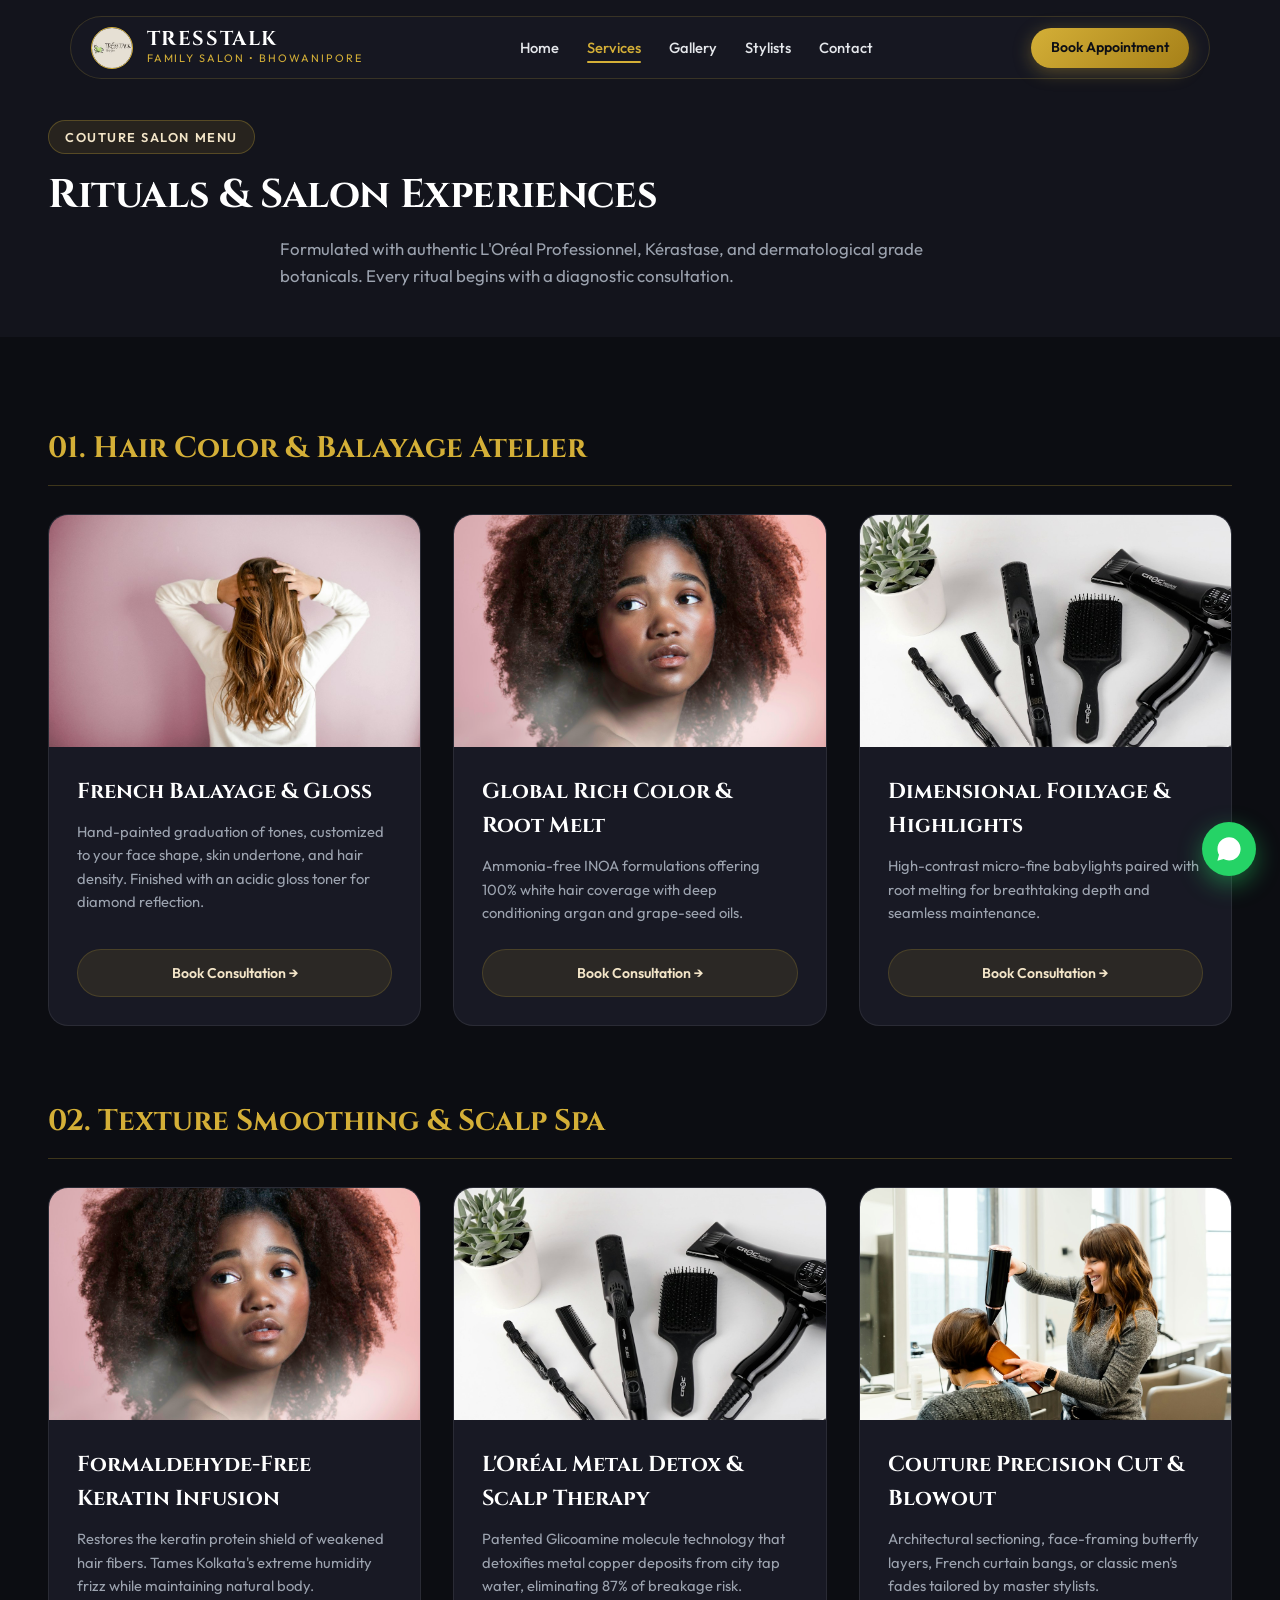
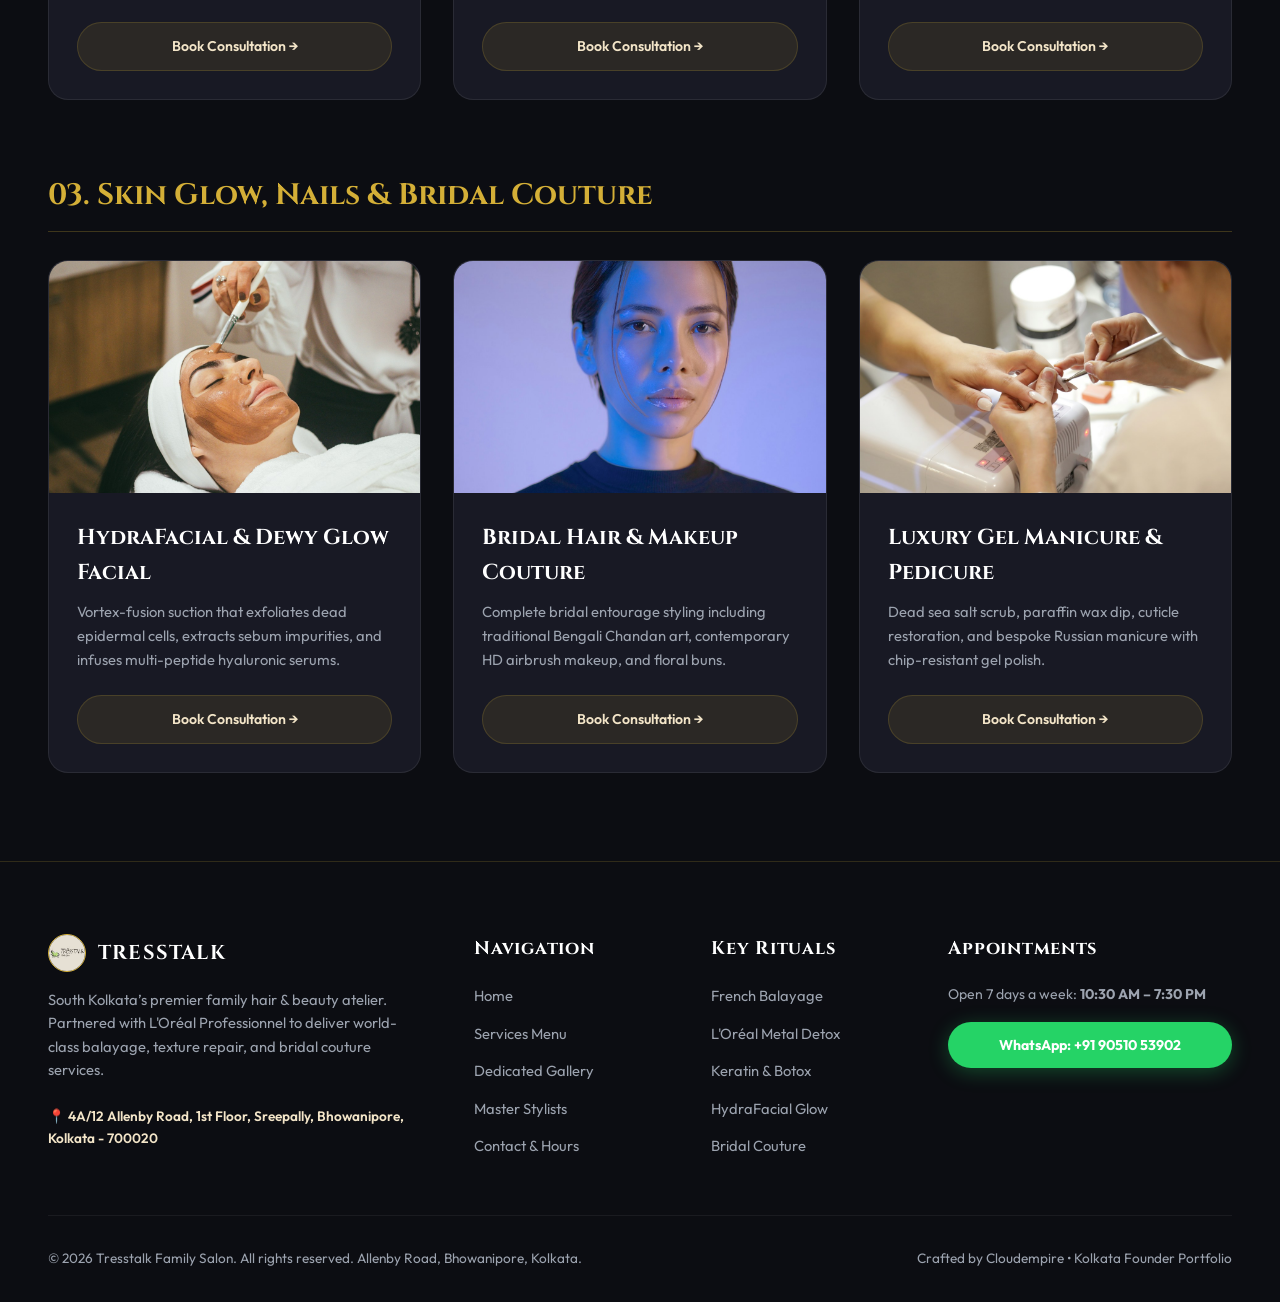
<file: services.html>
<!DOCTYPE html>
<html lang="en">
<head>
  <meta charset="UTF-8">
  <meta name="viewport" content="width=device-width, initial-scale=1.0">
  <title>Services & Rituals | Tresstalk Family Salon | Allenby Road, Kolkata</title>
  <meta name="description" content="Explore full service menu at Tresstalk Family Salon, Bhowanipore. French Balayage, Keratin, L'Oréal Metal Detox, HydraFacials, and Bridal Packages.">
  <link rel="icon" type="image/svg+xml" href="assets/images/favicon.svg">
  <link rel="icon" type="image/png" sizes="32x32" href="assets/images/favicon-32x32.png">
  <link rel="apple-touch-icon" href="assets/images/apple-touch-icon.png">
  <link rel="preconnect" href="https://fonts.googleapis.com">
  <link rel="preconnect" href="https://fonts.gstatic.com" crossorigin>
  <link href="https://fonts.googleapis.com/css2?family=Cinzel:wght@600;700;800&family=Outfit:wght@300;400;500;600;700&display=swap" rel="stylesheet">
  <link rel="stylesheet" href="css/style.css">
</head>
<body>

  <!-- Site Header -->
  <header class="site-header">
    <div class="container">
      <nav class="navbar">
        <a href="index.html" class="brand-link" aria-label="Tresstalk Family Salon Home">
          <img src="assets/images/logo.png" alt="Tresstalk Emblem" class="brand-emblem">
          <div class="brand-text">
            <span class="brand-name">TRESSTALK</span>
            <span class="brand-sub">Family Salon • Bhowanipore</span>
          </div>
        </a>

        <div class="nav-links">
          <a href="index.html" class="nav-link">Home</a>
          <a href="services.html" class="nav-link active">Services</a>
          <a href="gallery.html" class="nav-link">Gallery</a>
          <a href="team.html" class="nav-link">Stylists</a>
          <a href="contact.html" class="nav-link">Contact</a>
        </div>

        <div class="header-actions">
          <a href="index.html#customizer" class="btn-cta-pill">Book Appointment</a>
          <button class="hamburger-btn" aria-label="Toggle navigation menu" aria-expanded="false">
            <svg width="22" height="22" viewBox="0 0 24 24" fill="none" stroke="currentColor" stroke-width="2.2" stroke-linecap="round"><line x1="3" y1="12" x2="21" y2="12"></line><line x1="3" y1="6" x2="21" y2="6"></line><line x1="3" y1="18" x2="21" y2="18"></line></svg>
          </button>
        </div>
      </nav>
    </div>
  </header>

  <!-- Mobile Drawer -->
  <div class="mobile-drawer">
    <div class="mobile-nav-links">
      <a href="index.html" class="mobile-nav-link">Home <span>→</span></a>
      <a href="services.html" class="mobile-nav-link active">Services <span>→</span></a>
      <a href="gallery.html" class="mobile-nav-link">Gallery <span>→</span></a>
      <a href="team.html" class="mobile-nav-link">Stylists <span>→</span></a>
      <a href="contact.html" class="mobile-nav-link">Contact <span>→</span></a>
    </div>
    <a href="https://wa.me/919051053902?text=Hello%20Tresstalk!%20I%20am%20looking%20at%20your%20services%20menu%20and%20want%20to%20book." target="_blank" class="btn-form-submit" style="margin-top:auto;">
      Book on WhatsApp
    </a>
  </div>

  <!-- Page Banner -->
  <section class="section" style="padding-top:7.5rem;padding-bottom:3rem;background:var(--bg-secondary);">
    <div class="container text-center">
      <div class="glide-in">
        <span class="section-tag">Couture Salon Menu</span>
        <h1 class="section-title">Rituals & Salon Experiences</h1>
        <p class="section-subtitle" style="margin:0 auto;max-width:720px;">
          Formulated with authentic L'Oréal Professionnel, Kérastase, and dermatological grade botanicals. Every ritual begins with a diagnostic consultation.
        </p>
      </div>
    </div>
  </section>

  <!-- Comprehensive Categorized Services -->
  <section class="section">
    <div class="container">
      
      <!-- Category 1: Hair Color & Balayage -->
      <div style="margin-bottom:4.5rem;" class="glide-in">
        <div style="display:flex;align-items:center;gap:1rem;margin-bottom:1.75rem;border-bottom:1px solid rgba(212,175,55,0.25);padding-bottom:0.75rem;">
          <h2 style="font-family:var(--font-serif);font-size:1.85rem;color:var(--accent-gold);">01. Hair Color & Balayage Atelier</h2>
        </div>
        <div class="services-grid">
          <div class="service-card">
            <div class="service-card-media">
              <img src="assets/images/master-balayage-caramel-hair.jpg" alt="French Balayage" class="service-card-img">
            </div>
            <div class="service-card-body">
              <h3 class="service-card-title">French Balayage & Gloss</h3>
              <p class="service-card-desc">Hand-painted graduation of tones, customized to your face shape, skin undertone, and hair density. Finished with an acidic gloss toner for diamond reflection.</p>
              <a href="https://wa.me/919051053902?text=Hello%20Tresstalk!%20I%20want%20to%20inquire%20about%20French%20Balayage." target="_blank" class="btn-card-inquire">Book Consultation →</a>
            </div>
          </div>

          <div class="service-card">
            <div class="service-card-media">
              <img src="assets/images/keratin-botox-hair-treatment.jpg" alt="Global Color" class="service-card-img">
            </div>
            <div class="service-card-body">
              <h3 class="service-card-title">Global Rich Color & Root Melt</h3>
              <p class="service-card-desc">Ammonia-free INOA formulations offering 100% white hair coverage with deep conditioning argan and grape-seed oils.</p>
              <a href="https://wa.me/919051053902?text=Hello%20Tresstalk!%20I%20want%20to%20inquire%20about%20Global%20Color." target="_blank" class="btn-card-inquire">Book Consultation →</a>
            </div>
          </div>

          <div class="service-card">
            <div class="service-card-media">
              <img src="assets/images/luxurious-hair-wash-spa.jpg" alt="Ombre Highlights" class="service-card-img">
            </div>
            <div class="service-card-body">
              <h3 class="service-card-title">Dimensional Foilyage & Highlights</h3>
              <p class="service-card-desc">High-contrast micro-fine babylights paired with root melting for breathtaking depth and seamless maintenance.</p>
              <a href="https://wa.me/919051053902?text=Hello%20Tresstalk!%20I%20want%20to%20inquire%20about%20Dimensional%20Foilyage." target="_blank" class="btn-card-inquire">Book Consultation →</a>
            </div>
          </div>
        </div>
      </div>

      <!-- Category 2: Texture & Health Treatments -->
      <div style="margin-bottom:4.5rem;" class="glide-in">
        <div style="display:flex;align-items:center;gap:1rem;margin-bottom:1.75rem;border-bottom:1px solid rgba(212,175,55,0.25);padding-bottom:0.75rem;">
          <h2 style="font-family:var(--font-serif);font-size:1.85rem;color:var(--accent-gold);">02. Texture Smoothing & Scalp Spa</h2>
        </div>
        <div class="services-grid">
          <div class="service-card">
            <div class="service-card-media">
              <img src="assets/images/keratin-botox-hair-treatment.jpg" alt="Keratin Treatment" class="service-card-img">
            </div>
            <div class="service-card-body">
              <h3 class="service-card-title">Formaldehyde-Free Keratin Infusion</h3>
              <p class="service-card-desc">Restores the keratin protein shield of weakened hair fibers. Tames Kolkata's extreme humidity frizz while maintaining natural body.</p>
              <a href="https://wa.me/919051053902?text=Hello%20Tresstalk!%20I%20want%20to%20book%20a%20Keratin%20Treatment." target="_blank" class="btn-card-inquire">Book Consultation →</a>
            </div>
          </div>

          <div class="service-card">
            <div class="service-card-media">
              <img src="assets/images/luxurious-hair-wash-spa.jpg" alt="Metal Detox" class="service-card-img">
            </div>
            <div class="service-card-body">
              <h3 class="service-card-title">L'Oréal Metal Detox & Scalp Therapy</h3>
              <p class="service-card-desc">Patented Glicoamine molecule technology that detoxifies metal copper deposits from city tap water, eliminating 87% of breakage risk.</p>
              <a href="https://wa.me/919051053902?text=Hello%20Tresstalk!%20I%20want%20to%20book%20a%20Metal%20Detox%20Spa." target="_blank" class="btn-card-inquire">Book Consultation →</a>
            </div>
          </div>

          <div class="service-card">
            <div class="service-card-media">
              <img src="assets/images/precision-haircut-styling.jpg" alt="Precision Layer Cut" class="service-card-img">
            </div>
            <div class="service-card-body">
              <h3 class="service-card-title">Couture Precision Cut & Blowout</h3>
              <p class="service-card-desc">Architectural sectioning, face-framing butterfly layers, French curtain bangs, or classic men's fades tailored by master stylists.</p>
              <a href="https://wa.me/919051053902?text=Hello%20Tresstalk!%20I%20want%20to%20book%20a%20Precision%20Cut." target="_blank" class="btn-card-inquire">Book Consultation →</a>
            </div>
          </div>
        </div>
      </div>

      <!-- Category 3: Skin & Bridal Radiance -->
      <div class="glide-in">
        <div style="display:flex;align-items:center;gap:1rem;margin-bottom:1.75rem;border-bottom:1px solid rgba(212,175,55,0.25);padding-bottom:0.75rem;">
          <h2 style="font-family:var(--font-serif);font-size:1.85rem;color:var(--accent-gold);">03. Skin Glow, Nails & Bridal Couture</h2>
        </div>
        <div class="services-grid">
          <div class="service-card">
            <div class="service-card-media">
              <img src="assets/images/radiant-hydrafacial-glow.jpg" alt="HydraFacial Glow" class="service-card-img">
            </div>
            <div class="service-card-body">
              <h3 class="service-card-title">HydraFacial & Dewy Glow Facial</h3>
              <p class="service-card-desc">Vortex-fusion suction that exfoliates dead epidermal cells, extracts sebum impurities, and infuses multi-peptide hyaluronic serums.</p>
              <a href="https://wa.me/919051053902?text=Hello%20Tresstalk!%20I%20want%20to%20book%20a%20HydraFacial." target="_blank" class="btn-card-inquire">Book Consultation →</a>
            </div>
          </div>

          <div class="service-card">
            <div class="service-card-media">
              <img src="assets/images/bridal-makeup-hair-do.jpg" alt="Bridal Couture Styling" class="service-card-img">
            </div>
            <div class="service-card-body">
              <h3 class="service-card-title">Bridal Hair & Makeup Couture</h3>
              <p class="service-card-desc">Complete bridal entourage styling including traditional Bengali Chandan art, contemporary HD airbrush makeup, and floral buns.</p>
              <a href="https://wa.me/919051053902?text=Hello%20Tresstalk!%20I%20want%20to%20inquire%20about%20Bridal%20Packages." target="_blank" class="btn-card-inquire">Book Consultation →</a>
            </div>
          </div>

          <div class="service-card">
            <div class="service-card-media">
              <img src="assets/images/gel-manicure-nail-art.jpg" alt="Gel Nail Art" class="service-card-img">
            </div>
            <div class="service-card-body">
              <h3 class="service-card-title">Luxury Gel Manicure & Pedicure</h3>
              <p class="service-card-desc">Dead sea salt scrub, paraffin wax dip, cuticle restoration, and bespoke Russian manicure with chip-resistant gel polish.</p>
              <a href="https://wa.me/919051053902?text=Hello%20Tresstalk!%20I%20want%20to%20book%20a%20Gel%20Manicure." target="_blank" class="btn-card-inquire">Book Consultation →</a>
            </div>
          </div>
        </div>
      </div>

    </div>
  </section>

  <!-- Site Footer -->
  <footer class="site-footer">
    <div class="container">
      <div class="footer-grid">
        <div class="footer-col">
          <div style="display:flex;align-items:center;gap:0.75rem;margin-bottom:1rem;">
            <img src="assets/images/logo.png" alt="Tresstalk" style="width:38px;height:38px;border-radius:50%;border:1px solid var(--accent-gold);">
            <span style="font-family:var(--font-serif);font-size:1.25rem;font-weight:700;letter-spacing:0.06em;color:#FFF;">TRESSTALK</span>
          </div>
          <p style="color:var(--text-muted);font-size:0.92rem;line-height:1.6;margin-bottom:1.5rem;">
            South Kolkata’s premier family hair & beauty atelier. Partnered with L'Oréal Professionnel to deliver world-class balayage, texture repair, and bridal couture services.
          </p>
          <p style="color:var(--accent-gold-light);font-size:0.85rem;font-weight:600;">
            📍 4A/12 Allenby Road, 1st Floor, Sreepally, Bhowanipore, Kolkata - 700020
          </p>
        </div>

        <div class="footer-col">
          <h4>Navigation</h4>
          <ul class="footer-links">
            <li><a href="index.html" class="footer-link">Home</a></li>
            <li><a href="services.html" class="footer-link">Services Menu</a></li>
            <li><a href="gallery.html" class="footer-link">Dedicated Gallery</a></li>
            <li><a href="team.html" class="footer-link">Master Stylists</a></li>
            <li><a href="contact.html" class="footer-link">Contact & Hours</a></li>
          </ul>
        </div>

        <div class="footer-col">
          <h4>Key Rituals</h4>
          <ul class="footer-links">
            <li><a href="services.html" class="footer-link">French Balayage</a></li>
            <li><a href="services.html" class="footer-link">L'Oréal Metal Detox</a></li>
            <li><a href="services.html" class="footer-link">Keratin & Botox</a></li>
            <li><a href="services.html" class="footer-link">HydraFacial Glow</a></li>
            <li><a href="services.html" class="footer-link">Bridal Couture</a></li>
          </ul>
        </div>

        <div class="footer-col">
          <h4>Appointments</h4>
          <p style="color:var(--text-muted);font-size:0.88rem;margin-bottom:1rem;">
            Open 7 days a week: <strong>10:30 AM – 7:30 PM</strong>
          </p>
          <a href="https://wa.me/919051053902?text=Hello%20Tresstalk!%20I%20would%20like%20to%20book%20an%20appointment." target="_blank" class="btn-form-submit" style="padding:0.75rem 1rem;font-size:0.88rem;">
            WhatsApp: +91 90510 53902
          </a>
        </div>
      </div>

      <div class="footer-bottom">
        <span>© 2026 Tresstalk Family Salon. All rights reserved. Allenby Road, Bhowanipore, Kolkata.</span>
        <span>Crafted by Cloudempire • Kolkata Founder Portfolio</span>
      </div>
    </div>
  </footer>

  <!-- Floating WhatsApp Action (54px circular) -->
  <a href="https://wa.me/919051053902?text=Hello%20Tresstalk%20Family%20Salon!%20I%20would%20like%20to%20inquire%20about%20your%20services." target="_blank" class="floating-wa-btn" aria-label="Chat on WhatsApp">
    <svg width="28" height="28" viewBox="0 0 24 24" fill="currentColor"><path d="M12.04 2c-5.46 0-9.91 4.45-9.91 9.91 0 1.75.46 3.45 1.32 4.95L2.05 22l5.25-1.38c1.45.79 3.08 1.21 4.74 1.21 5.46 0 9.91-4.45 9.91-9.91 0-2.65-1.03-5.14-2.9-7.01A9.816 9.816 0 0 0 12.04 2z"/></svg>
  </a>

  <script src="js/main.js"></script>
</body>
</html>
</file>
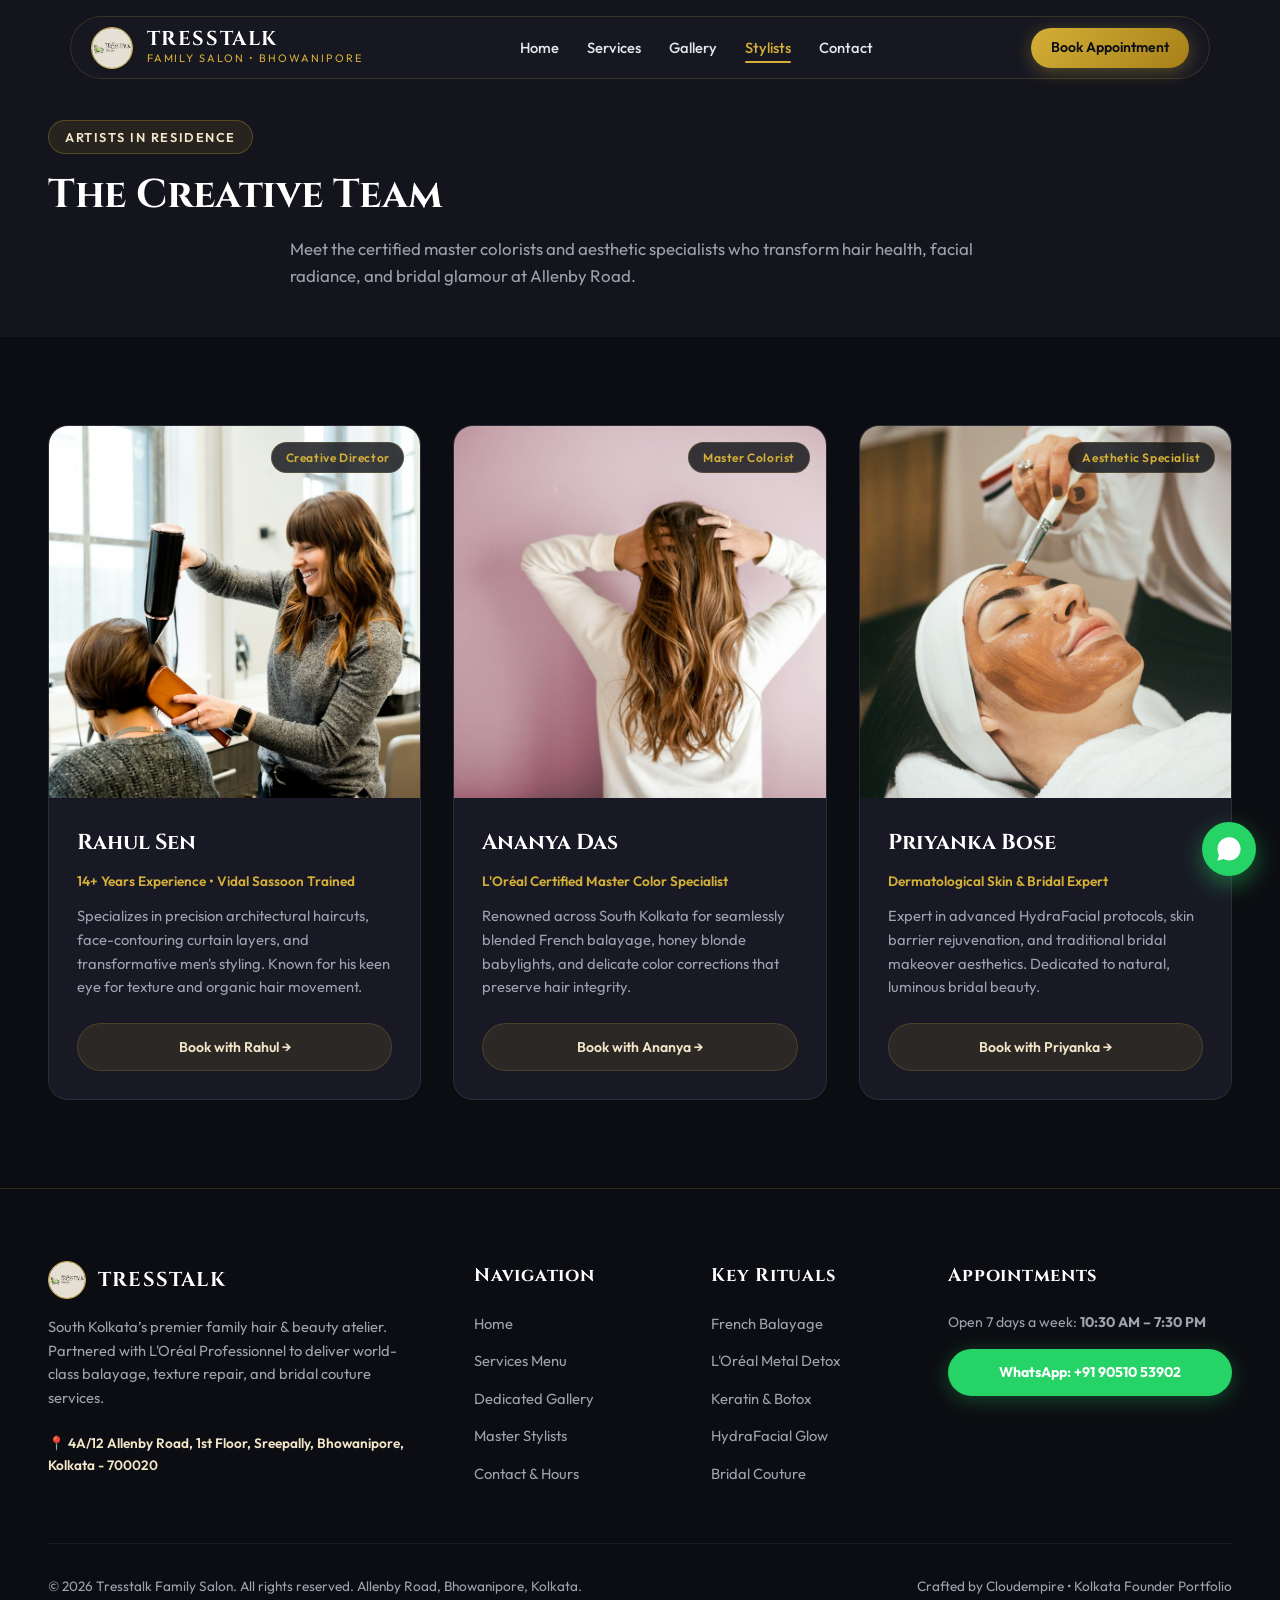
<file: team.html>
<!DOCTYPE html>
<html lang="en">
<head>
  <meta charset="UTF-8">
  <meta name="viewport" content="width=device-width, initial-scale=1.0">
  <title>Master Stylists & Artists | Tresstalk Family Salon | Kolkata</title>
  <meta name="description" content="Meet our creative directors and master hair colorists at Tresstalk Family Salon, Allenby Road, Bhowanipore, Kolkata. L'Oréal certified artists with over 14 years of mastery.">
  <link rel="icon" type="image/svg+xml" href="assets/images/favicon.svg">
  <link rel="icon" type="image/png" sizes="32x32" href="assets/images/favicon-32x32.png">
  <link rel="apple-touch-icon" href="assets/images/apple-touch-icon.png">
  <link rel="preconnect" href="https://fonts.googleapis.com">
  <link rel="preconnect" href="https://fonts.gstatic.com" crossorigin>
  <link href="https://fonts.googleapis.com/css2?family=Cinzel:wght@600;700;800&family=Outfit:wght@300;400;500;600;700&display=swap" rel="stylesheet">
  <link rel="stylesheet" href="css/style.css">
</head>
<body>

  <!-- Site Header -->
  <header class="site-header">
    <div class="container">
      <nav class="navbar">
        <a href="index.html" class="brand-link" aria-label="Tresstalk Family Salon Home">
          <img src="assets/images/logo.png" alt="Tresstalk Emblem" class="brand-emblem">
          <div class="brand-text">
            <span class="brand-name">TRESSTALK</span>
            <span class="brand-sub">Family Salon • Bhowanipore</span>
          </div>
        </a>

        <div class="nav-links">
          <a href="index.html" class="nav-link">Home</a>
          <a href="services.html" class="nav-link">Services</a>
          <a href="gallery.html" class="nav-link">Gallery</a>
          <a href="team.html" class="nav-link active">Stylists</a>
          <a href="contact.html" class="nav-link">Contact</a>
        </div>

        <div class="header-actions">
          <a href="index.html#customizer" class="btn-cta-pill">Book Appointment</a>
          <button class="hamburger-btn" aria-label="Toggle navigation menu" aria-expanded="false">
            <svg width="22" height="22" viewBox="0 0 24 24" fill="none" stroke="currentColor" stroke-width="2.2" stroke-linecap="round"><line x1="3" y1="12" x2="21" y2="12"></line><line x1="3" y1="6" x2="21" y2="6"></line><line x1="3" y1="18" x2="21" y2="18"></line></svg>
          </button>
        </div>
      </nav>
    </div>
  </header>

  <!-- Mobile Drawer -->
  <div class="mobile-drawer">
    <div class="mobile-nav-links">
      <a href="index.html" class="mobile-nav-link">Home <span>→</span></a>
      <a href="services.html" class="mobile-nav-link">Services <span>→</span></a>
      <a href="gallery.html" class="mobile-nav-link">Gallery <span>→</span></a>
      <a href="team.html" class="mobile-nav-link active">Stylists <span>→</span></a>
      <a href="contact.html" class="mobile-nav-link">Contact <span>→</span></a>
    </div>
    <a href="https://wa.me/919051053902?text=Hello%20Tresstalk!%20I%20would%20like%20to%20book%20a%20stylist." target="_blank" class="btn-form-submit" style="margin-top:auto;">
      Book on WhatsApp
    </a>
  </div>

  <!-- Page Banner -->
  <section class="section" style="padding-top:7.5rem;padding-bottom:3rem;background:var(--bg-secondary);">
    <div class="container text-center">
      <div class="glide-in">
        <span class="section-tag">Artists in Residence</span>
        <h1 class="section-title">The Creative Team</h1>
        <p class="section-subtitle" style="margin:0 auto;max-width:700px;">
          Meet the certified master colorists and aesthetic specialists who transform hair health, facial radiance, and bridal glamour at Allenby Road.
        </p>
      </div>
    </div>
  </section>

  <!-- Stylists Grid -->
  <section class="section">
    <div class="container">
      <div class="services-grid">
        <!-- Stylist 1 -->
        <article class="service-card glide-in">
          <div class="service-card-media" style="aspect-ratio: 1/1;">
            <img src="assets/images/precision-haircut-styling.jpg" alt="Master Stylist" class="service-card-img">
            <span class="service-card-tag">Creative Director</span>
          </div>
          <div class="service-card-body">
            <h3 class="service-card-title">Rahul Sen</h3>
            <p style="color:var(--accent-gold);font-size:0.85rem;font-weight:600;margin-bottom:0.75rem;">14+ Years Experience • Vidal Sassoon Trained</p>
            <p class="service-card-desc">Specializes in precision architectural haircuts, face-contouring curtain layers, and transformative men's styling. Known for his keen eye for texture and organic hair movement.</p>
            <a href="https://wa.me/919051053902?text=Hello%20Tresstalk!%20I%20would%20like%20to%20book%20an%20appointment%20with%20Rahul%20Sen." target="_blank" class="btn-card-inquire">Book with Rahul →</a>
          </div>
        </article>

        <!-- Stylist 2 -->
        <article class="service-card glide-in">
          <div class="service-card-media" style="aspect-ratio: 1/1;">
            <img src="assets/images/master-balayage-caramel-hair.jpg" alt="Senior Colorist" class="service-card-img">
            <span class="service-card-tag">Master Colorist</span>
          </div>
          <div class="service-card-body">
            <h3 class="service-card-title">Ananya Das</h3>
            <p style="color:var(--accent-gold);font-size:0.85rem;font-weight:600;margin-bottom:0.75rem;">L'Oréal Certified Master Color Specialist</p>
            <p class="service-card-desc">Renowned across South Kolkata for seamlessly blended French balayage, honey blonde babylights, and delicate color corrections that preserve hair integrity.</p>
            <a href="https://wa.me/919051053902?text=Hello%20Tresstalk!%20I%20would%20like%20to%20book%20a%20color%20consultation%20with%20Ananya%20Das." target="_blank" class="btn-card-inquire">Book with Ananya →</a>
          </div>
        </article>

        <!-- Stylist 3 -->
        <article class="service-card glide-in">
          <div class="service-card-media" style="aspect-ratio: 1/1;">
            <img src="assets/images/radiant-hydrafacial-glow.jpg" alt="Head Aesthetician" class="service-card-img">
            <span class="service-card-tag">Aesthetic Specialist</span>
          </div>
          <div class="service-card-body">
            <h3 class="service-card-title">Priyanka Bose</h3>
            <p style="color:var(--accent-gold);font-size:0.85rem;font-weight:600;margin-bottom:0.75rem;">Dermatological Skin & Bridal Expert</p>
            <p class="service-card-desc">Expert in advanced HydraFacial protocols, skin barrier rejuvenation, and traditional bridal makeover aesthetics. Dedicated to natural, luminous bridal beauty.</p>
            <a href="https://wa.me/919051053902?text=Hello%20Tresstalk!%20I%20would%20like%20to%20book%20a%20skin%20consultation%20with%20Priyanka%20Bose." target="_blank" class="btn-card-inquire">Book with Priyanka →</a>
          </div>
        </article>
      </div>
    </div>
  </section>

  <!-- Site Footer -->
  <footer class="site-footer">
    <div class="container">
      <div class="footer-grid">
        <div class="footer-col">
          <div style="display:flex;align-items:center;gap:0.75rem;margin-bottom:1rem;">
            <img src="assets/images/logo.png" alt="Tresstalk" style="width:38px;height:38px;border-radius:50%;border:1px solid var(--accent-gold);">
            <span style="font-family:var(--font-serif);font-size:1.25rem;font-weight:700;letter-spacing:0.06em;color:#FFF;">TRESSTALK</span>
          </div>
          <p style="color:var(--text-muted);font-size:0.92rem;line-height:1.6;margin-bottom:1.5rem;">
            South Kolkata’s premier family hair & beauty atelier. Partnered with L'Oréal Professionnel to deliver world-class balayage, texture repair, and bridal couture services.
          </p>
          <p style="color:var(--accent-gold-light);font-size:0.85rem;font-weight:600;">
            📍 4A/12 Allenby Road, 1st Floor, Sreepally, Bhowanipore, Kolkata - 700020
          </p>
        </div>

        <div class="footer-col">
          <h4>Navigation</h4>
          <ul class="footer-links">
            <li><a href="index.html" class="footer-link">Home</a></li>
            <li><a href="services.html" class="footer-link">Services Menu</a></li>
            <li><a href="gallery.html" class="footer-link">Dedicated Gallery</a></li>
            <li><a href="team.html" class="footer-link">Master Stylists</a></li>
            <li><a href="contact.html" class="footer-link">Contact & Hours</a></li>
          </ul>
        </div>

        <div class="footer-col">
          <h4>Key Rituals</h4>
          <ul class="footer-links">
            <li><a href="services.html" class="footer-link">French Balayage</a></li>
            <li><a href="services.html" class="footer-link">L'Oréal Metal Detox</a></li>
            <li><a href="services.html" class="footer-link">Keratin & Botox</a></li>
            <li><a href="services.html" class="footer-link">HydraFacial Glow</a></li>
            <li><a href="services.html" class="footer-link">Bridal Couture</a></li>
          </ul>
        </div>

        <div class="footer-col">
          <h4>Appointments</h4>
          <p style="color:var(--text-muted);font-size:0.88rem;margin-bottom:1rem;">
            Open 7 days a week: <strong>10:30 AM – 7:30 PM</strong>
          </p>
          <a href="https://wa.me/919051053902?text=Hello%20Tresstalk!%20I%20would%20like%20to%20book%20an%20appointment." target="_blank" class="btn-form-submit" style="padding:0.75rem 1rem;font-size:0.88rem;">
            WhatsApp: +91 90510 53902
          </a>
        </div>
      </div>

      <div class="footer-bottom">
        <span>© 2026 Tresstalk Family Salon. All rights reserved. Allenby Road, Bhowanipore, Kolkata.</span>
        <span>Crafted by Cloudempire • Kolkata Founder Portfolio</span>
      </div>
    </div>
  </footer>

  <!-- Floating WhatsApp Action (54px circular) -->
  <a href="https://wa.me/919051053902?text=Hello%20Tresstalk%20Family%20Salon!%20I%20would%20like%20to%20inquire%20about%20your%20services." target="_blank" class="floating-wa-btn" aria-label="Chat on WhatsApp">
    <svg width="28" height="28" viewBox="0 0 24 24" fill="currentColor"><path d="M12.04 2c-5.46 0-9.91 4.45-9.91 9.91 0 1.75.46 3.45 1.32 4.95L2.05 22l5.25-1.38c1.45.79 3.08 1.21 4.74 1.21 5.46 0 9.91-4.45 9.91-9.91 0-2.65-1.03-5.14-2.9-7.01A9.816 9.816 0 0 0 12.04 2z"/></svg>
  </a>

  <script src="js/main.js"></script>
</body>
</html>
</file>
<file: css/style.css>
/* ==========================================================================
   Tresstalk Family Salon — Modern Luxury Salon & Hair Atelier
   Archetype: Sleek Modern Service / Creative
   Palette: Obsidian & Charcoal (#0E0F14, #161722), Champagne & Rose Gold (#D4AF37, #E2A08A)
   ========================================================================== */

:root {
  --bg-primary: #0C0D12;
  --bg-secondary: #13141C;
  --bg-card: #181924;
  --bg-card-hover: #1E202E;
  --accent-gold: #D4AF37;
  --accent-gold-light: #F3E5C8;
  --accent-gold-dark: #A68018;
  --accent-rose: #E2A08A;
  --accent-rose-glow: rgba(226, 160, 138, 0.25);
  --text-primary: #FFFFFF;
  --text-secondary: #E5E7EB;
  --text-muted: #9CA3AF;
  --border-subtle: rgba(212, 175, 55, 0.18);
  --border-card: rgba(255, 255, 255, 0.08);
  --border-active: rgba(212, 175, 55, 0.55);
  --shadow-luxe: 0 16px 40px -10px rgba(0, 0, 0, 0.7);
  --radius-sm: 8px;
  --radius-md: 14px;
  --radius-lg: 20px;
  --radius-full: 9999px;
  --font-serif: 'Cinzel', 'Playfair Display', Georgia, serif;
  --font-sans: 'Outfit', 'Inter', -apple-system, BlinkMacSystemFont, sans-serif;
  --transition-smooth: all 0.35s cubic-bezier(0.16, 1, 0.3, 1);
}

*, *::before, *::after {
  box-sizing: border-box;
  margin: 0;
  padding: 0;
}

html {
  font-size: 16px;
  scroll-behavior: smooth;
  -webkit-font-smoothing: antialiased;
  background-color: var(--bg-primary);
  color: var(--text-primary);
  overflow-x: hidden;
}

body {
  font-family: var(--font-sans);
  background-color: var(--bg-primary);
  color: var(--text-primary);
  line-height: 1.6;
  overflow-x: hidden;
  position: relative;
  min-height: 100vh;
}

img, video {
  max-width: 100%;
  height: auto;
  display: block;
}

a {
  color: inherit;
  text-decoration: none;
  transition: var(--transition-smooth);
}

ul {
  list-style: none;
}

/* ==========================================================================
   Typography & Utilities
   ========================================================================== */
.font-serif {
  font-family: var(--font-serif);
}

.text-gold {
  color: var(--accent-gold);
}

.text-gradient-gold {
  background: linear-gradient(135deg, #FFF0D4 0%, #D4AF37 50%, #E2A08A 100%);
  -webkit-background-clip: text;
  -webkit-text-fill-color: transparent;
}

.container {
  width: 100%;
  max-width: 1240px;
  margin: 0 auto;
  padding: 0 1.5rem;
}

.section {
  padding: 5.5rem 1.5rem;
  position: relative;
}

.section-alt {
  padding: 5.5rem 1.5rem;
  background-color: var(--bg-secondary);
  position: relative;
}

.section-header {
  text-align: center;
  max-width: 760px;
  margin: 0 auto 3.5rem;
}

.section-tag {
  display: inline-flex;
  align-items: center;
  gap: 0.5rem;
  padding: 0.35rem 1rem;
  background: rgba(212, 175, 55, 0.1);
  border: 1px solid rgba(212, 175, 55, 0.28);
  border-radius: var(--radius-full);
  font-size: 0.8rem;
  font-weight: 600;
  letter-spacing: 0.12em;
  text-transform: uppercase;
  color: var(--accent-gold-light);
  margin-bottom: 1rem;
}

.section-title {
  font-family: var(--font-serif);
  font-size: 2.5rem;
  font-weight: 700;
  line-height: 1.25;
  letter-spacing: -0.01em;
  margin-bottom: 1rem;
  color: #FFFFFF;
}

.section-subtitle {
  font-size: 1.05rem;
  color: var(--text-muted);
  line-height: 1.6;
}

/* ==========================================================================
   Header & Floating Navigation Bar
   ========================================================================== */
.site-header {
  position: fixed;
  top: 0;
  left: 0;
  width: 100%;
  z-index: 1000;
  padding: 1rem 0;
  transition: var(--transition-smooth);
}

.site-header.scrolled {
  padding: 0.65rem 0;
  background: rgba(12, 13, 18, 0.88);
  backdrop-filter: blur(20px);
  -webkit-backdrop-filter: blur(20px);
  border-bottom: 1px solid var(--border-subtle);
  box-shadow: 0 10px 30px rgba(0, 0, 0, 0.5);
}

.navbar {
  display: flex;
  align-items: center;
  justify-content: space-between;
  background: rgba(24, 25, 36, 0.72);
  backdrop-filter: blur(16px);
  -webkit-backdrop-filter: blur(16px);
  border: 1px solid var(--border-subtle);
  border-radius: var(--radius-full);
  padding: 0.6rem 1.25rem;
  max-width: 1140px;
  margin: 0 auto;
}

.brand-link {
  display: flex;
  align-items: center;
  gap: 0.85rem;
  text-decoration: none;
}

.brand-emblem {
  width: 42px;
  height: 42px;
  border-radius: var(--radius-full);
  object-fit: cover;
  border: 1.5px solid var(--accent-gold);
}

.brand-text {
  display: flex;
  flex-direction: column;
}

.brand-name {
  font-family: var(--font-serif);
  font-size: 1.25rem;
  font-weight: 700;
  letter-spacing: 0.08em;
  color: #FFFFFF;
  line-height: 1.1;
}

.brand-sub {
  font-size: 0.68rem;
  letter-spacing: 0.18em;
  color: var(--accent-gold);
  text-transform: uppercase;
}

.nav-links {
  display: flex;
  align-items: center;
  gap: 1.75rem;
}

.nav-link {
  font-size: 0.92rem;
  font-weight: 500;
  color: var(--text-secondary);
  transition: var(--transition-smooth);
  position: relative;
  white-space: nowrap;
}

.nav-link:hover, .nav-link.active {
  color: var(--accent-gold);
}

.nav-link.active::after {
  content: '';
  position: absolute;
  bottom: -4px;
  left: 0;
  width: 100%;
  height: 2px;
  background: var(--accent-gold);
  border-radius: 2px;
}

.header-actions {
  display: flex;
  align-items: center;
  gap: 0.85rem;
}

.btn-cta-pill {
  display: inline-flex;
  align-items: center;
  gap: 0.5rem;
  padding: 0.55rem 1.25rem;
  background: linear-gradient(135deg, var(--accent-gold) 0%, var(--accent-gold-dark) 100%);
  color: #0E0F14;
  font-weight: 600;
  font-size: 0.88rem;
  border-radius: var(--radius-full);
  box-shadow: 0 4px 18px rgba(212, 175, 55, 0.35);
  transition: var(--transition-smooth);
}

.btn-cta-pill:hover {
  transform: translateY(-2px);
  box-shadow: 0 6px 24px rgba(212, 175, 55, 0.55);
}

.hamburger-btn {
  display: none;
  width: 42px;
  height: 42px;
  border-radius: var(--radius-full);
  background: rgba(255, 255, 255, 0.06);
  border: 1px solid var(--border-subtle);
  color: #FFFFFF;
  cursor: pointer;
  align-items: center;
  justify-content: center;
  transition: var(--transition-smooth);
}

.hamburger-btn:hover {
  background: rgba(212, 175, 55, 0.15);
  border-color: var(--accent-gold);
}

/* ==========================================================================
   Mobile Navigation Drawer
   ========================================================================== */
.mobile-drawer {
  position: fixed;
  top: 72px;
  left: 0;
  width: 100%;
  height: calc(100dvh - 72px);
  background: rgba(12, 13, 18, 0.96);
  backdrop-filter: blur(24px);
  -webkit-backdrop-filter: blur(24px);
  border-top: 1px solid var(--border-subtle);
  display: flex;
  flex-direction: column;
  padding: 2rem 1.5rem;
  transform: translateY(-120%);
  opacity: 0;
  pointer-events: none;
  transition: transform 0.4s cubic-bezier(0.16, 1, 0.3, 1), opacity 0.4s ease;
  z-index: 999;
  overflow-y: auto;
}

.mobile-drawer.open {
  transform: translateY(0);
  opacity: 1;
  pointer-events: auto;
}

.mobile-nav-links {
  display: flex;
  flex-direction: column;
  gap: 1.25rem;
  margin-bottom: 2rem;
}

.mobile-nav-link {
  font-family: var(--font-serif);
  font-size: 1.35rem;
  font-weight: 600;
  color: var(--text-secondary);
  display: flex;
  align-items: center;
  justify-content: space-between;
  padding: 0.75rem 0;
  border-bottom: 1px solid rgba(255, 255, 255, 0.06);
}

.mobile-nav-link:hover, .mobile-nav-link.active {
  color: var(--accent-gold);
}

/* ==========================================================================
   Hero Section with 16:9 Video
   ========================================================================== */
.hero-section {
  position: relative;
  min-height: 100vh;
  display: flex;
  align-items: center;
  padding: 7.5rem 1.5rem 4rem;
  overflow: hidden;
}

.hero-video-wrapper {
  position: absolute;
  top: 0;
  left: 0;
  width: 100%;
  height: 100%;
  z-index: 1;
  overflow: hidden;
}

.hero-video {
  width: 100%;
  height: 100%;
  object-fit: cover;
  filter: brightness(0.42) contrast(1.08);
}

.hero-overlay {
  position: absolute;
  top: 0;
  left: 0;
  width: 100%;
  height: 100%;
  background: radial-gradient(circle at 60% 40%, rgba(12, 13, 18, 0.4) 0%, rgba(12, 13, 18, 0.9) 85%);
  z-index: 2;
}

.hero-content {
  position: relative;
  z-index: 3;
  max-width: 820px;
}

.hero-badge {
  display: inline-flex;
  align-items: center;
  gap: 0.65rem;
  padding: 0.4rem 1.15rem;
  background: rgba(24, 25, 36, 0.85);
  backdrop-filter: blur(12px);
  border: 1px solid var(--border-subtle);
  border-radius: var(--radius-full);
  font-size: 0.82rem;
  font-weight: 600;
  color: var(--accent-gold-light);
  margin-bottom: 1.5rem;
}

.live-beacon {
  width: 8px;
  height: 8px;
  border-radius: 50%;
  background-color: #10B981;
  box-shadow: 0 0 10px #10B981;
  animation: pulse-beacon 2s infinite;
}

@keyframes pulse-beacon {
  0% { transform: scale(0.95); box-shadow: 0 0 0 0 rgba(16, 185, 129, 0.7); }
  70% { transform: scale(1.1); box-shadow: 0 0 0 8px rgba(16, 185, 129, 0); }
  100% { transform: scale(0.95); box-shadow: 0 0 0 0 rgba(16, 185, 129, 0); }
}

.hero-title {
  font-family: var(--font-serif);
  font-size: 3.5rem;
  font-weight: 700;
  line-height: 1.15;
  letter-spacing: -0.01em;
  margin-bottom: 1.35rem;
  color: #FFFFFF;
}

.dynamic-typewriter {
  color: var(--accent-gold);
  border-right: 2.5px solid var(--accent-gold);
  animation: blink-caret 0.75s step-end infinite;
  white-space: nowrap;
}

@keyframes blink-caret {
  from, to { border-color: transparent; }
  50% { border-color: var(--accent-gold); }
}

.hero-description {
  font-size: 1.15rem;
  color: var(--text-secondary);
  line-height: 1.65;
  margin-bottom: 2.25rem;
  max-width: 680px;
}

.hero-cta-group {
  display: flex;
  align-items: center;
  flex-wrap: wrap;
  gap: 1.15rem;
  margin-bottom: 3.5rem;
}

.btn-hero-primary {
  display: inline-flex;
  align-items: center;
  justify-content: center;
  gap: 0.65rem;
  padding: 0.95rem 2.2rem;
  background: linear-gradient(135deg, var(--accent-gold) 0%, var(--accent-gold-dark) 100%);
  color: #0E0F14;
  font-weight: 700;
  font-size: 1rem;
  border-radius: var(--radius-full);
  box-shadow: 0 8px 30px rgba(212, 175, 55, 0.4);
  transition: var(--transition-smooth);
}

.btn-hero-primary:hover {
  transform: translateY(-3px);
  box-shadow: 0 12px 38px rgba(212, 175, 55, 0.6);
}

.btn-hero-secondary {
  display: inline-flex;
  align-items: center;
  justify-content: center;
  gap: 0.65rem;
  padding: 0.95rem 2rem;
  background: rgba(255, 255, 255, 0.06);
  border: 1px solid var(--border-subtle);
  color: #FFFFFF;
  font-weight: 600;
  font-size: 1rem;
  border-radius: var(--radius-full);
  backdrop-filter: blur(10px);
  transition: var(--transition-smooth);
}

.btn-hero-secondary:hover {
  background: rgba(212, 175, 55, 0.15);
  border-color: var(--accent-gold);
  transform: translateY(-3px);
}

/* Hero Telemetry Stats Grid */
.hero-telemetry-grid {
  display: grid;
  grid-template-columns: repeat(4, 1fr);
  gap: 1.25rem;
  max-width: 820px;
}

.hero-stat-card {
  background: rgba(24, 25, 36, 0.65);
  backdrop-filter: blur(14px);
  border: 1px solid var(--border-subtle);
  border-radius: var(--radius-md);
  padding: 1.15rem 1rem;
  text-align: center;
  transition: var(--transition-smooth);
}

.hero-stat-card:hover {
  background: rgba(30, 32, 46, 0.85);
  border-color: var(--accent-gold);
  transform: translateY(-3px);
}

.hero-stat-number {
  font-family: var(--font-serif);
  font-size: 2rem;
  font-weight: 700;
  color: var(--accent-gold);
  line-height: 1.1;
  margin-bottom: 0.3rem;
}

.hero-stat-label {
  font-size: 0.78rem;
  font-weight: 500;
  color: var(--text-muted);
  text-transform: uppercase;
  letter-spacing: 0.08em;
}

/* ==========================================================================
   Services Grid & Cards
   ========================================================================== */
.services-grid {
  display: grid;
  grid-template-columns: repeat(3, 1fr);
  gap: 2rem;
}

.service-card {
  background: var(--bg-card);
  border: 1px solid var(--border-card);
  border-radius: var(--radius-lg);
  overflow: hidden;
  transition: var(--transition-smooth);
  display: flex;
  flex-direction: column;
}

.service-card:hover {
  transform: translateY(-6px);
  border-color: var(--border-active);
  box-shadow: var(--shadow-luxe);
}

.service-card-media {
  position: relative;
  aspect-ratio: 16 / 10;
  overflow: hidden;
}

.service-card-img {
  width: 100%;
  height: 100%;
  object-fit: cover;
  transition: transform 0.6s cubic-bezier(0.16, 1, 0.3, 1);
}

.service-card:hover .service-card-img {
  transform: scale(1.06);
}

.service-card-tag {
  position: absolute;
  top: 1rem;
  right: 1rem;
  padding: 0.3rem 0.85rem;
  background: rgba(12, 13, 18, 0.8);
  backdrop-filter: blur(8px);
  border: 1px solid var(--border-subtle);
  border-radius: var(--radius-full);
  font-size: 0.75rem;
  font-weight: 600;
  color: var(--accent-gold);
  letter-spacing: 0.05em;
}

.service-card-body {
  padding: 1.75rem;
  display: flex;
  flex-direction: column;
  flex-grow: 1;
}

.service-card-title {
  font-family: var(--font-serif);
  font-size: 1.35rem;
  font-weight: 700;
  color: #FFFFFF;
  margin-bottom: 0.65rem;
}

.service-card-desc {
  font-size: 0.92rem;
  color: var(--text-muted);
  line-height: 1.6;
  margin-bottom: 1.5rem;
  flex-grow: 1;
}

.service-card-features {
  display: flex;
  flex-wrap: wrap;
  gap: 0.5rem;
  margin-bottom: 1.5rem;
}

.feature-pill {
  padding: 0.25rem 0.7rem;
  background: rgba(255, 255, 255, 0.05);
  border-radius: var(--radius-sm);
  font-size: 0.78rem;
  color: var(--text-secondary);
}

.btn-card-inquire {
  display: inline-flex;
  align-items: center;
  justify-content: center;
  gap: 0.5rem;
  width: 100%;
  padding: 0.75rem 1rem;
  background: rgba(212, 175, 55, 0.1);
  border: 1px solid var(--border-subtle);
  color: var(--accent-gold-light);
  font-weight: 600;
  font-size: 0.88rem;
  border-radius: var(--radius-full);
  transition: var(--transition-smooth);
}

.btn-card-inquire:hover {
  background: var(--accent-gold);
  color: #0E0F14;
}

/* ==========================================================================
   Interactive Hair Consultation & Booking Selector
   ========================================================================== */
.customizer-box {
  background: var(--bg-card);
  border: 1px solid var(--border-subtle);
  border-radius: var(--radius-lg);
  padding: 2.5rem;
  box-shadow: var(--shadow-luxe);
}

.customizer-grid {
  display: grid;
  grid-template-columns: 1fr 1fr;
  gap: 2.5rem;
}

.form-group {
  margin-bottom: 1.5rem;
}

.form-label {
  display: block;
  font-size: 0.88rem;
  font-weight: 600;
  color: var(--accent-gold-light);
  letter-spacing: 0.04em;
  margin-bottom: 0.55rem;
}

.form-select, .form-input {
  width: 100%;
  padding: 0.85rem 1.15rem;
  background: var(--bg-secondary);
  border: 1px solid var(--border-card);
  border-radius: var(--radius-md);
  color: #FFFFFF;
  font-family: var(--font-sans);
  font-size: 0.95rem;
  outline: none;
  transition: var(--transition-smooth);
}

.form-select:focus, .form-input:focus {
  border-color: var(--accent-gold);
  box-shadow: 0 0 0 3px rgba(212, 175, 55, 0.2);
}

.customizer-preview-card {
  background: var(--bg-secondary);
  border: 1px solid var(--border-subtle);
  border-radius: var(--radius-md);
  padding: 2rem;
  display: flex;
  flex-direction: column;
  justify-content: space-between;
}

.preview-header {
  border-bottom: 1px solid rgba(255, 255, 255, 0.08);
  padding-bottom: 1rem;
  margin-bottom: 1.5rem;
}

.preview-title {
  font-family: var(--font-serif);
  font-size: 1.35rem;
  color: #FFFFFF;
}

.preview-spec-list {
  display: flex;
  flex-direction: column;
  gap: 0.85rem;
  margin-bottom: 2rem;
}

.preview-spec-item {
  display: flex;
  justify-content: space-between;
  font-size: 0.92rem;
}

.spec-key {
  color: var(--text-muted);
}

.spec-val {
  color: var(--accent-gold);
  font-weight: 600;
}

.btn-form-submit {
  display: inline-flex;
  align-items: center;
  justify-content: center;
  gap: 0.65rem;
  width: 100%;
  padding: 1rem;
  background: #25D366;
  color: #FFFFFF;
  font-weight: 700;
  font-size: 1rem;
  border-radius: var(--radius-full);
  border: none;
  cursor: pointer;
  box-shadow: 0 4px 20px rgba(37, 211, 102, 0.3);
  transition: var(--transition-smooth);
}

.btn-form-submit:hover {
  background: #20BA5A;
  transform: translateY(-2px);
  box-shadow: 0 8px 25px rgba(37, 211, 102, 0.5);
}

/* ==========================================================================
   Dedicated Gallery Grid
   ========================================================================== */
.gallery-filter-rail {
  display: flex;
  align-items: center;
  justify-content: center;
  gap: 0.75rem;
  margin-bottom: 3rem;
  flex-wrap: wrap;
}

.gallery-filter-btn {
  padding: 0.55rem 1.35rem;
  background: var(--bg-card);
  border: 1px solid var(--border-card);
  border-radius: var(--radius-full);
  color: var(--text-secondary);
  font-size: 0.88rem;
  font-weight: 500;
  cursor: pointer;
  transition: var(--transition-smooth);
}

.gallery-filter-btn:hover, .gallery-filter-btn.active {
  background: var(--accent-gold);
  border-color: var(--accent-gold);
  color: #0E0F14;
  font-weight: 600;
}

.gallery-grid {
  display: grid;
  grid-template-columns: repeat(4, 1fr);
  gap: 1.5rem;
}

.gallery-card {
  position: relative;
  border-radius: var(--radius-md);
  overflow: hidden;
  aspect-ratio: 1 / 1;
  border: 1px solid var(--border-card);
  transition: var(--transition-smooth);
}

.gallery-card:hover {
  transform: translateY(-5px);
  border-color: var(--border-active);
  box-shadow: var(--shadow-luxe);
}

.gallery-img {
  width: 100%;
  height: 100%;
  object-fit: cover;
  transition: transform 0.6s cubic-bezier(0.16, 1, 0.3, 1);
}

.gallery-card:hover .gallery-img {
  transform: scale(1.08);
}

.gallery-overlay {
  position: absolute;
  inset: 0;
  background: linear-gradient(to top, rgba(12, 13, 18, 0.92) 0%, transparent 60%);
  display: flex;
  flex-direction: column;
  justify-content: flex-end;
  padding: 1.25rem;
  opacity: 0;
  transition: var(--transition-smooth);
}

.gallery-card:hover .gallery-overlay {
  opacity: 1;
}

.gallery-title {
  font-family: var(--font-serif);
  font-size: 1.05rem;
  color: #FFFFFF;
}

.gallery-cat {
  font-size: 0.78rem;
  color: var(--accent-gold);
  letter-spacing: 0.05em;
  text-transform: uppercase;
}

/* ==========================================================================
   Reviews Bento Grid
   ========================================================================== */
.reviews-grid {
  display: grid;
  grid-template-columns: repeat(3, 1fr);
  gap: 1.75rem;
}

.review-card {
  background: var(--bg-card);
  border: 1px solid var(--border-card);
  border-radius: var(--radius-lg);
  padding: 2rem;
  transition: var(--transition-smooth);
  display: flex;
  flex-direction: column;
  justify-content: space-between;
}

.review-card:hover {
  transform: translateY(-4px);
  border-color: var(--border-active);
}

.review-stars {
  color: var(--accent-gold);
  font-size: 1rem;
  margin-bottom: 1rem;
  letter-spacing: 2px;
}

.review-text {
  font-size: 0.95rem;
  color: var(--text-secondary);
  line-height: 1.65;
  margin-bottom: 1.5rem;
  font-style: italic;
}

.review-author {
  display: flex;
  align-items: center;
  gap: 0.75rem;
}

.author-avatar {
  width: 42px;
  height: 42px;
  border-radius: 50%;
  background: linear-gradient(135deg, var(--accent-gold) 0%, var(--accent-rose) 100%);
  display: flex;
  align-items: center;
  justify-content: center;
  font-weight: 700;
  color: #0E0F14;
  font-size: 0.95rem;
}

.author-info h4 {
  font-size: 0.95rem;
  font-weight: 600;
  color: #FFFFFF;
}

.author-info p {
  font-size: 0.78rem;
  color: var(--text-muted);
}

/* ==========================================================================
   Footer & Floating Controls
   ========================================================================== */
.site-footer {
  background-color: var(--bg-primary);
  border-top: 1px solid var(--border-subtle);
  padding: 4.5rem 1.5rem 2rem;
}

.footer-grid {
  display: grid;
  grid-template-columns: 2fr 1fr 1fr 1.5fr;
  gap: 3rem;
  margin-bottom: 3.5rem;
}

.footer-col h4 {
  font-family: var(--font-serif);
  font-size: 1.15rem;
  color: #FFFFFF;
  margin-bottom: 1.25rem;
  letter-spacing: 0.04em;
}

.footer-links {
  display: flex;
  flex-direction: column;
  gap: 0.75rem;
}

.footer-link {
  color: var(--text-muted);
  font-size: 0.92rem;
  transition: var(--transition-smooth);
}

.footer-link:hover {
  color: var(--accent-gold);
  transform: translateX(4px);
}

.footer-bottom {
  border-top: 1px solid rgba(255, 255, 255, 0.06);
  padding-top: 2rem;
  display: flex;
  align-items: center;
  justify-content: space-between;
  font-size: 0.85rem;
  color: var(--text-muted);
  flex-wrap: wrap;
  gap: 1rem;
}

/* Floating WhatsApp Button (Fixed circular 54px) */
.floating-wa-btn {
  position: fixed;
  bottom: 24px;
  right: 24px;
  width: 54px;
  height: 54px;
  border-radius: 50%;
  background: #25D366;
  color: #FFFFFF;
  display: flex;
  align-items: center;
  justify-content: center;
  box-shadow: 0 8px 25px rgba(37, 211, 102, 0.45);
  z-index: 998;
  transition: var(--transition-smooth);
}

.floating-wa-btn:hover {
  transform: scale(1.1);
  box-shadow: 0 12px 30px rgba(37, 211, 102, 0.65);
}

/* Video Control Button (Fixed circular 38px) */
.video-control-btn {
  position: absolute;
  bottom: 24px;
  right: 24px;
  width: 38px;
  height: 38px;
  border-radius: 50%;
  background: rgba(24, 25, 36, 0.75);
  backdrop-filter: blur(8px);
  border: 1px solid var(--border-subtle);
  color: #FFFFFF;
  display: flex;
  align-items: center;
  justify-content: center;
  cursor: pointer;
  z-index: 4;
  transition: var(--transition-smooth);
}

.video-control-btn:hover {
  background: var(--accent-gold);
  color: #0E0F14;
}

/* Glide-in Scroll Animations */
.glide-in {
  opacity: 0;
  transform: translateY(28px);
  transition: opacity 0.7s cubic-bezier(0.16, 1, 0.3, 1), transform 0.7s cubic-bezier(0.16, 1, 0.3, 1);
}

.glide-in.in-view {
  opacity: 1;
  transform: translateY(0);
}

/* ==========================================================================
   CRITICAL MOBILE VIEWPORT SPECIFICATIONS (<= 768px)
   Android 360px Baseline, iOS 375px & 390px Screen Boundary Guarantee
   ========================================================================== */
@media (max-width: 768px) {
  /* Prevent horizontal overflow */
  html, body {
    overflow-x: hidden !important;
    max-width: 100vw !important;
  }

  /* Header anti-overflow */
  .site-header {
    padding: 0.5rem 0.75rem !important;
  }

  .navbar {
    padding: 0.5rem 0.85rem !important;
    max-width: 100% !important;
  }

  .nav-links, .btn-cta-pill, .brand-sub {
    display: none !important;
  }

  .hamburger-btn {
    display: flex !important;
    flex-shrink: 0;
  }

  .brand-name {
    font-size: 1.1rem !important;
  }

  /* Hero Section compact viewport & fold guarantee */
  .hero-section {
    padding: 4.6rem 0.85rem 1.5rem !important;
    min-height: auto !important;
  }

  .hero-title {
    font-size: 1.85rem !important;
    line-height: 1.2 !important;
    margin-bottom: 0.85rem !important;
  }

  .hero-description {
    font-size: 0.95rem !important;
    line-height: 1.5 !important;
    margin-bottom: 1.35rem !important;
  }

  .hero-cta-group {
    flex-direction: column !important;
    gap: 0.75rem !important;
    margin-bottom: 2rem !important;
    width: 100% !important;
  }

  /* Compact 2x2 Telemetry Grid (Fits above fold on mobile) */
  .hero-telemetry-grid {
    grid-template-columns: repeat(2, 1fr) !important;
    gap: 0.65rem !important;
    width: 100% !important;
  }

  .hero-stat-card {
    padding: 0.75rem 0.5rem !important;
  }

  .hero-stat-number {
    font-size: 1.3rem !important;
  }

  .hero-stat-label {
    font-size: 0.68rem !important;
  }

  /* Action Buttons Anti-Overflow Standard */
  .btn-hero-primary,
  .btn-hero-secondary,
  .btn-cta-pill,
  .btn-form-submit,
  .btn-card-inquire {
    height: auto !important;
    min-height: 46px !important;
    line-height: 1.35 !important;
    padding: 10px 16px !important;
    white-space: normal !important;
    max-width: 100% !important;
    width: 100% !important;
    word-break: break-word !important;
    text-align: center !important;
    overflow: hidden !important;
    position: relative !important;
  }

  /* Hide button shimmer ::after on mobile */
  .btn-hero-primary::after,
  .btn-cta-pill::after {
    display: none !important;
  }

  /* Section Padding & Single-Column Collapse */
  .section, .section-alt {
    padding: 2.75rem 0.85rem !important;
  }

  .section-title {
    font-size: 1.75rem !important;
  }

  .services-grid,
  .customizer-grid,
  .reviews-grid,
  .footer-grid {
    grid-template-columns: 1fr !important;
    gap: 1.25rem !important;
  }

  .gallery-grid {
    grid-template-columns: repeat(2, 1fr) !important;
    gap: 0.75rem !important;
  }

  .customizer-box {
    padding: 1.25rem 1rem !important;
  }

  .customizer-preview-card {
    padding: 1.25rem 1rem !important;
  }

  .service-card,
  .review-card,
  .hero-stat-card {
    min-width: 0 !important;
    max-width: 100% !important;
    width: 100% !important;
    margin: 0 !important;
  }
}
</file>
